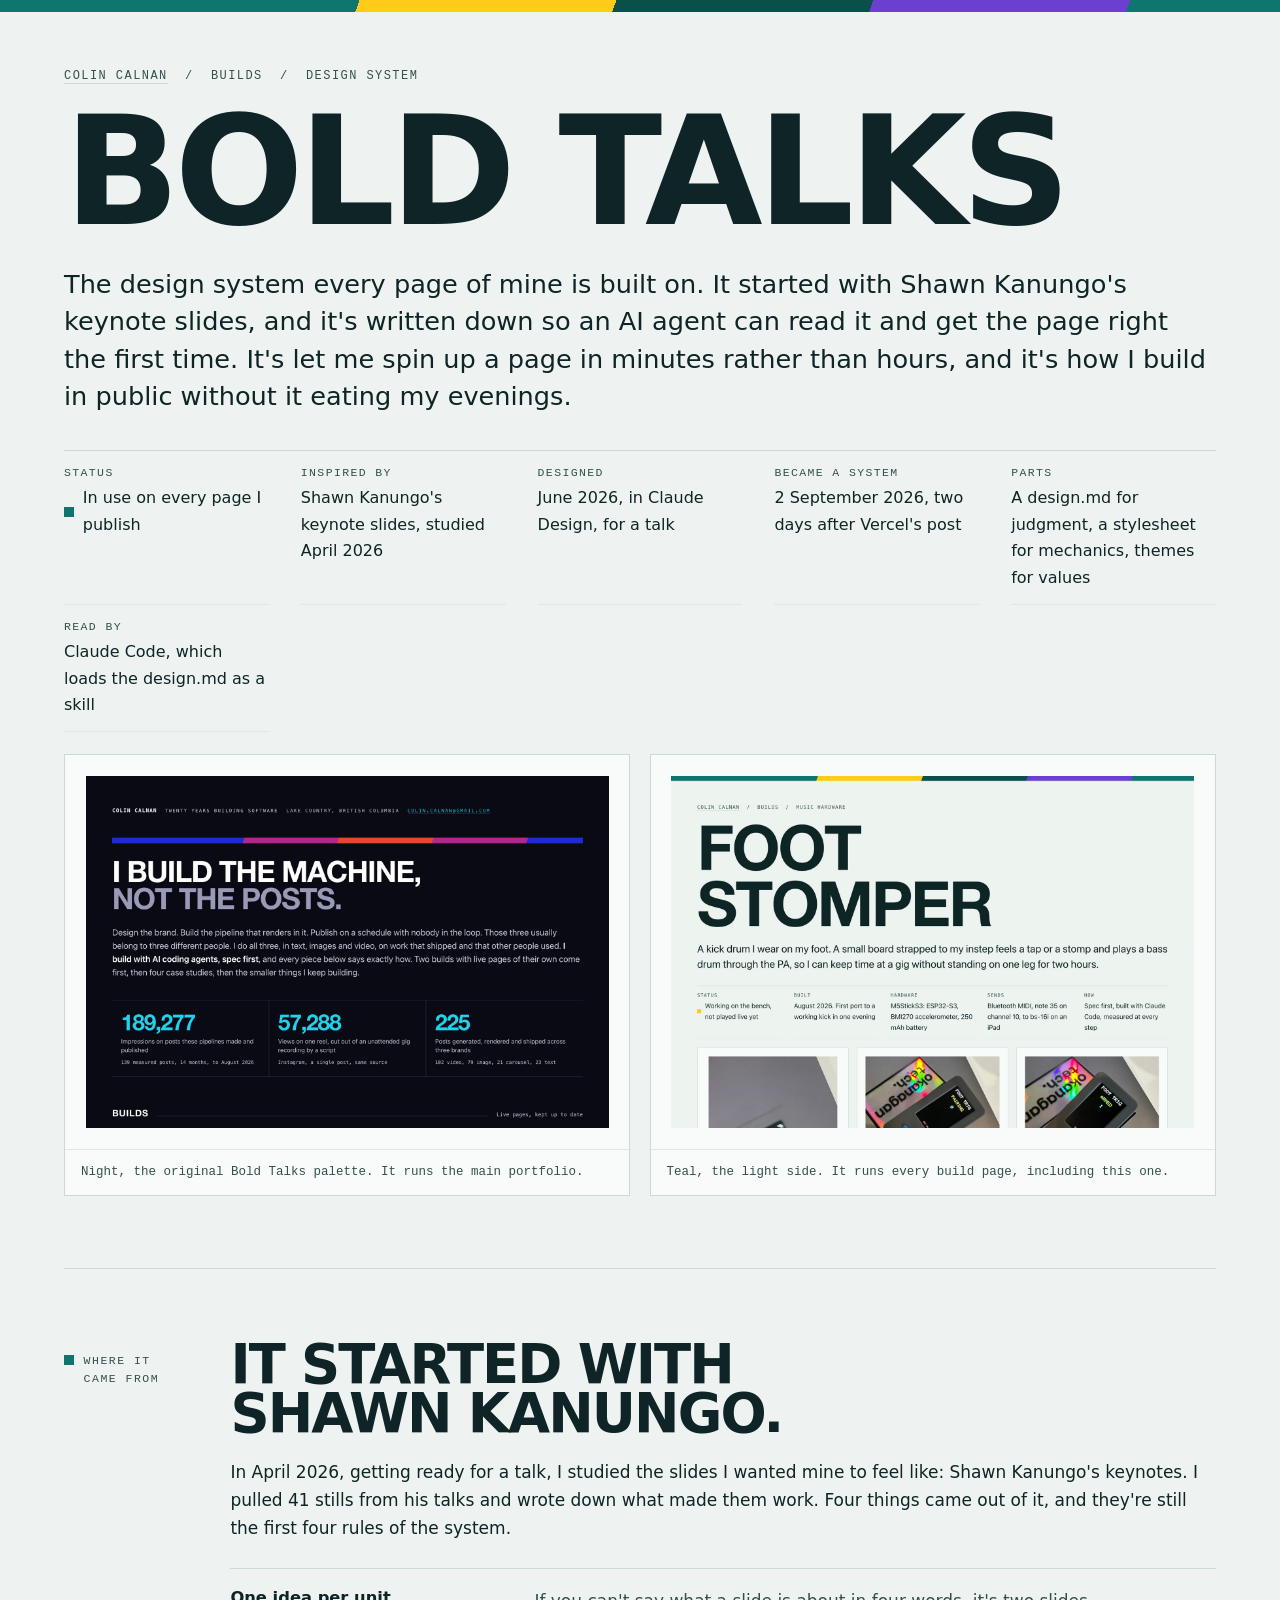
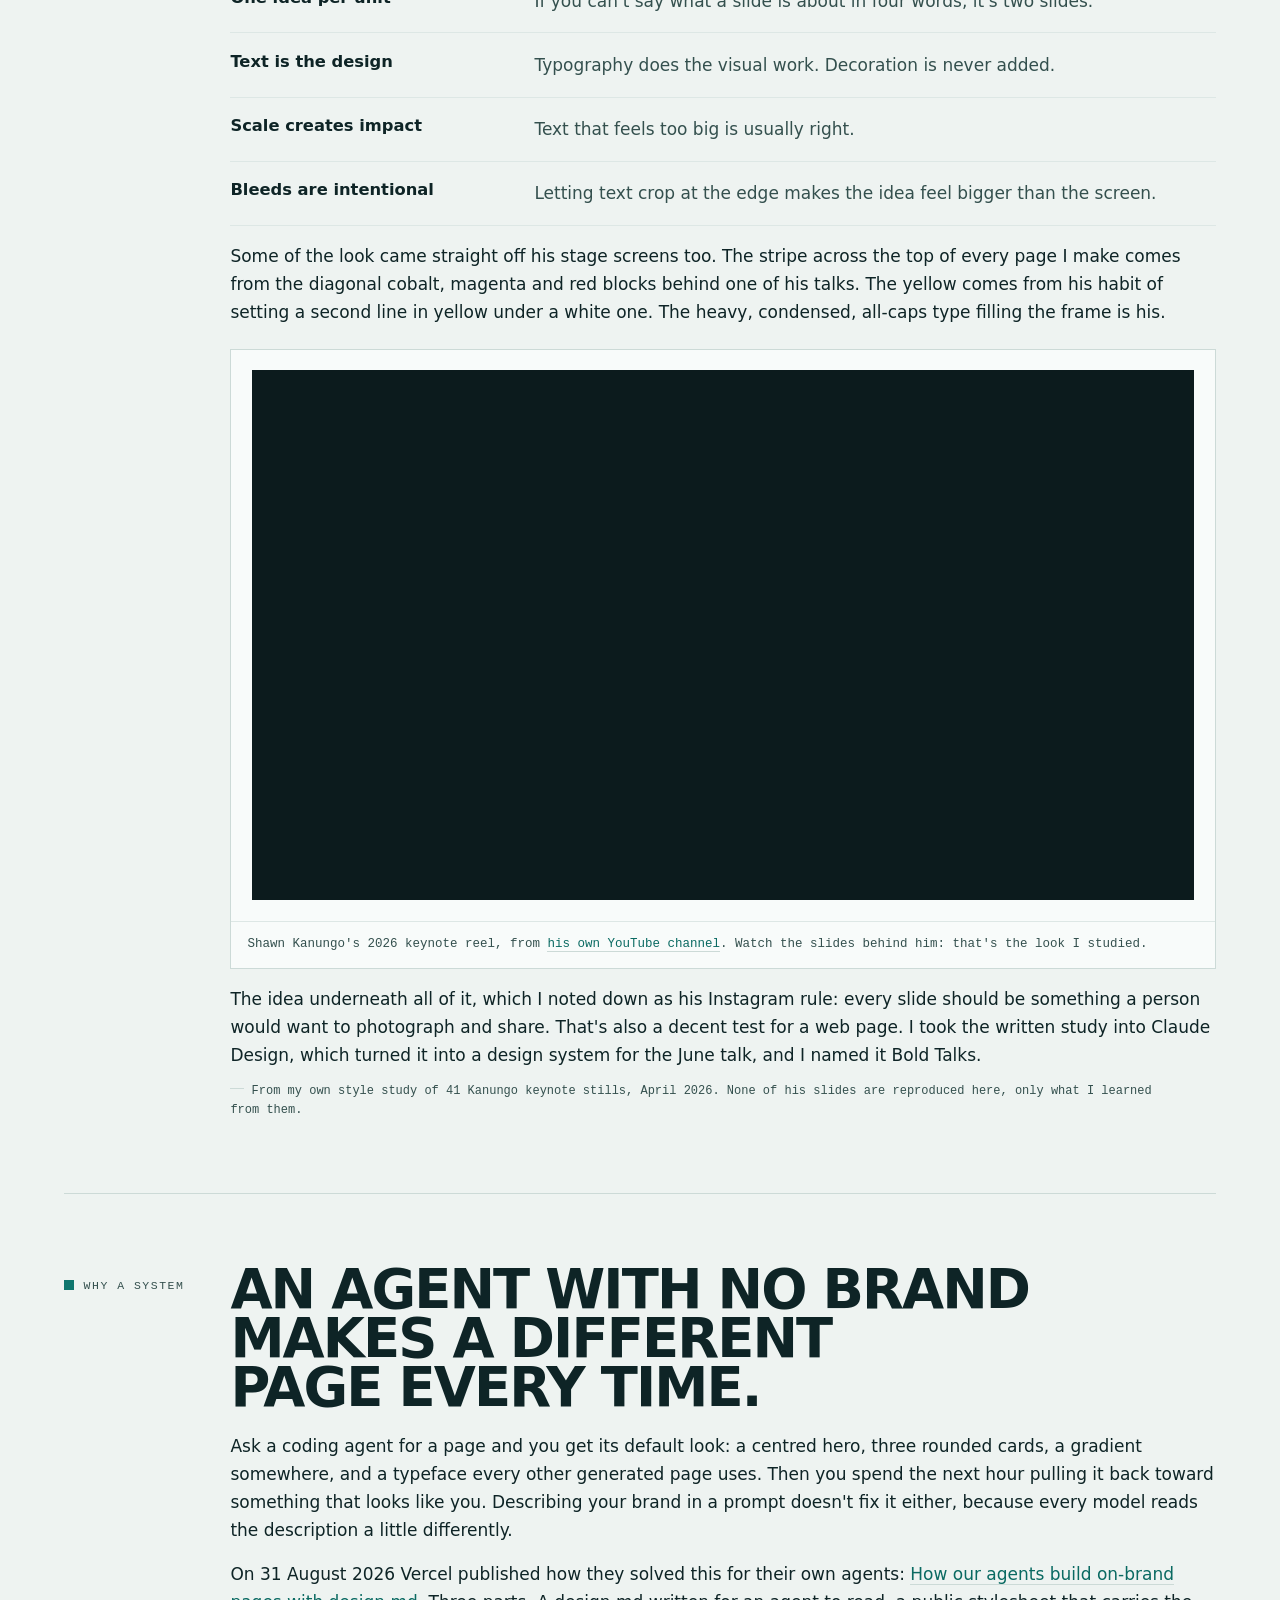
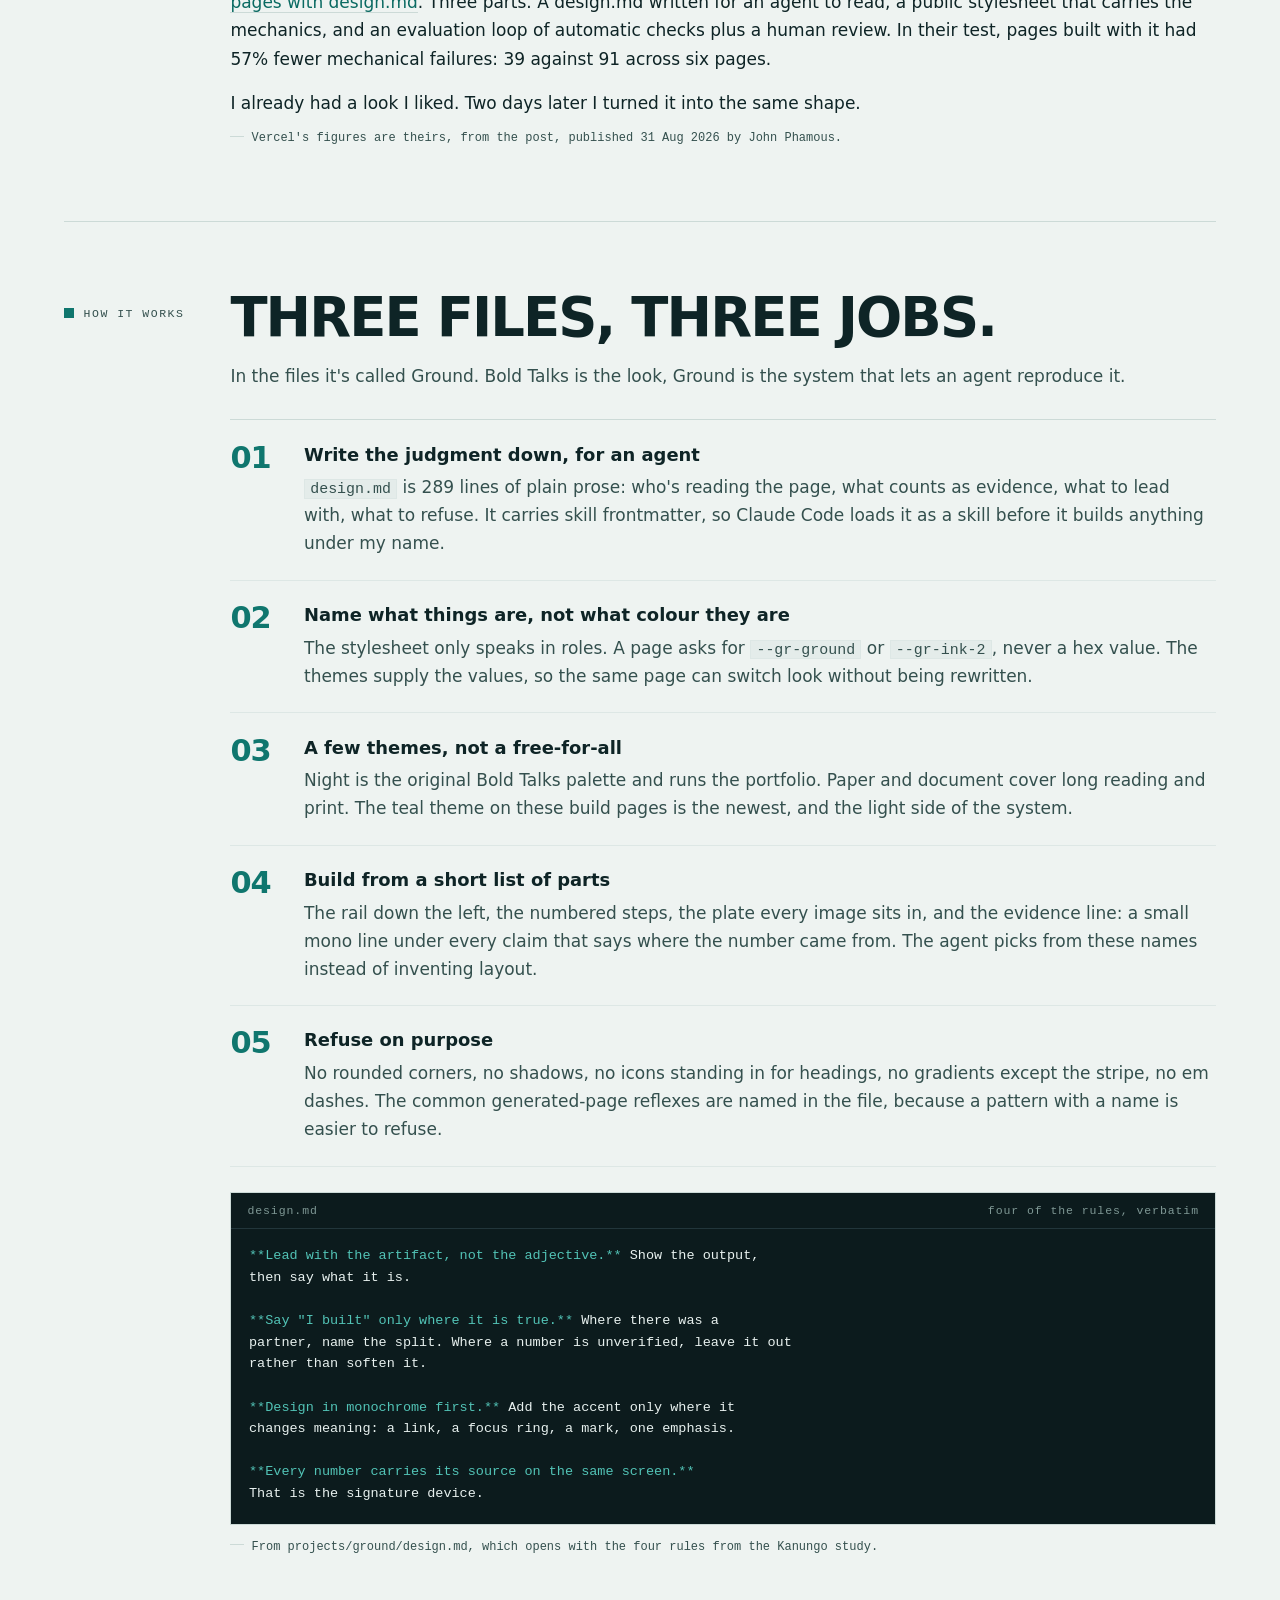
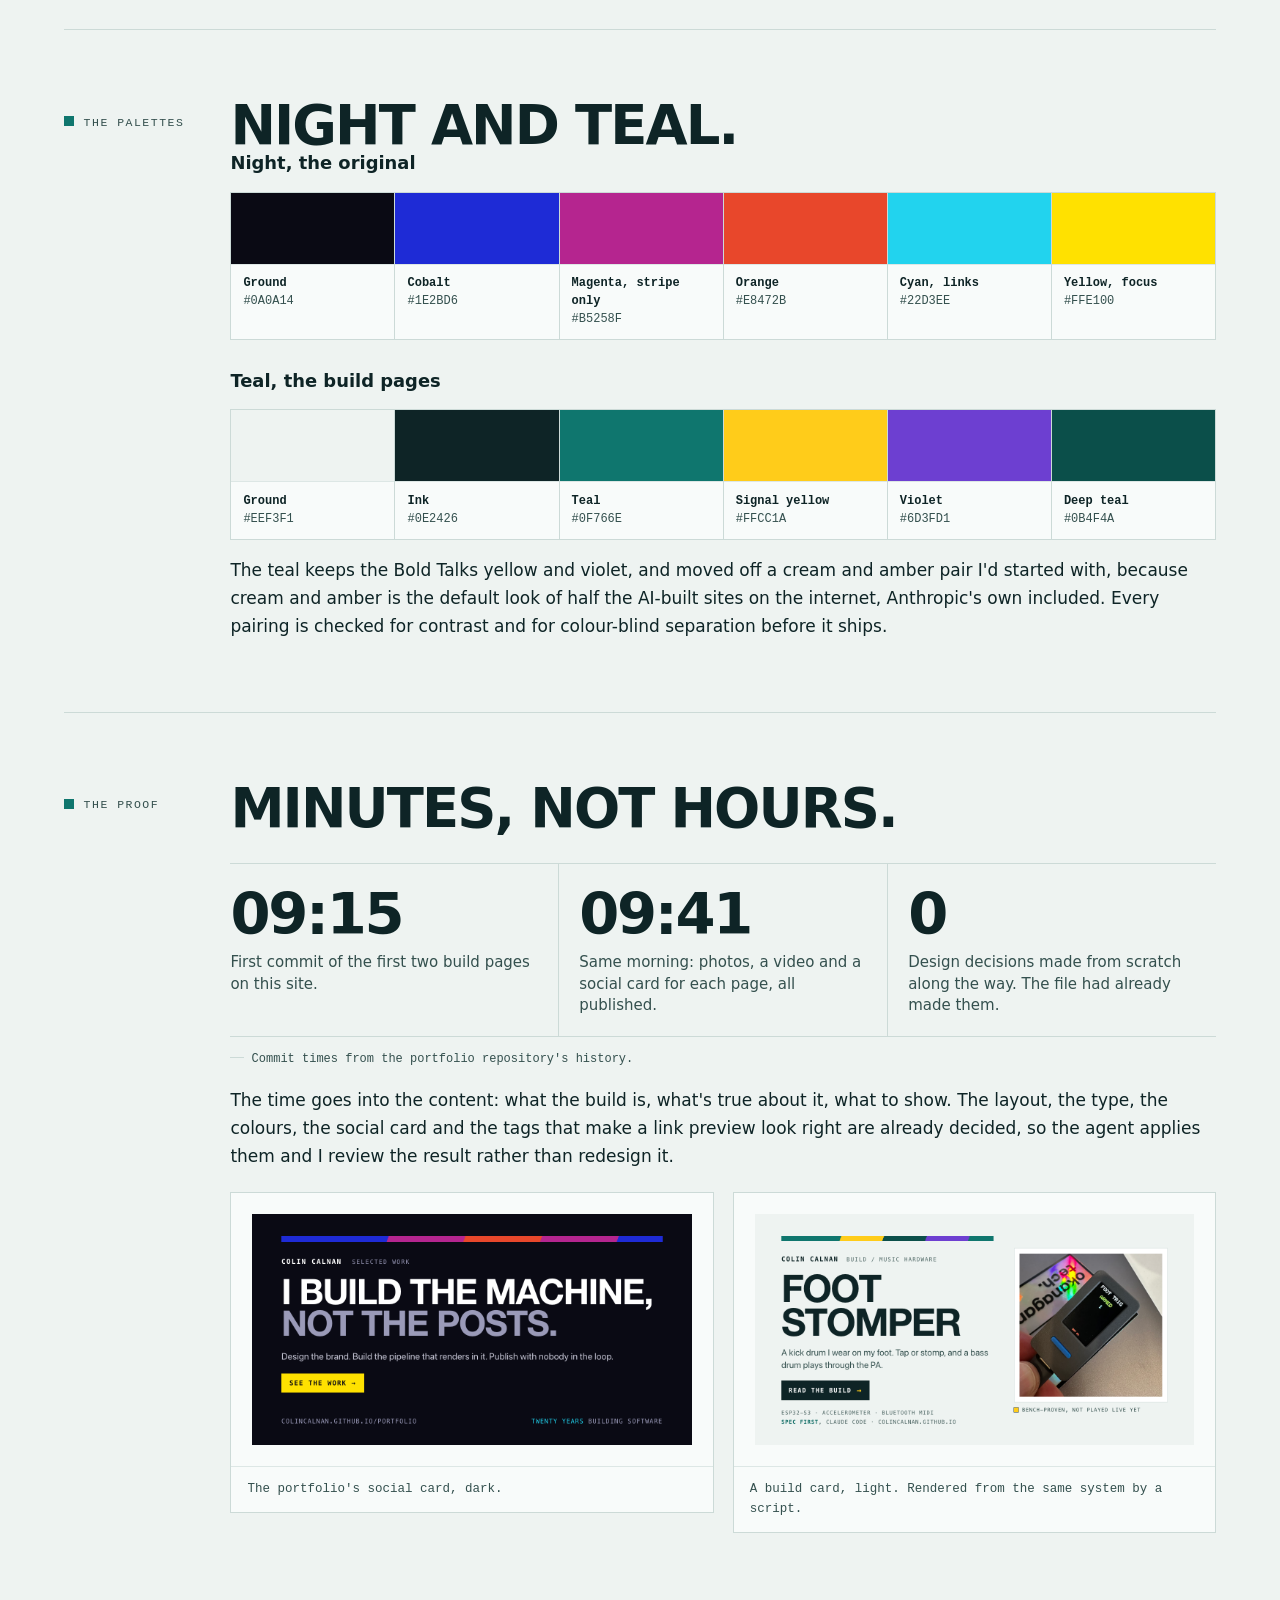
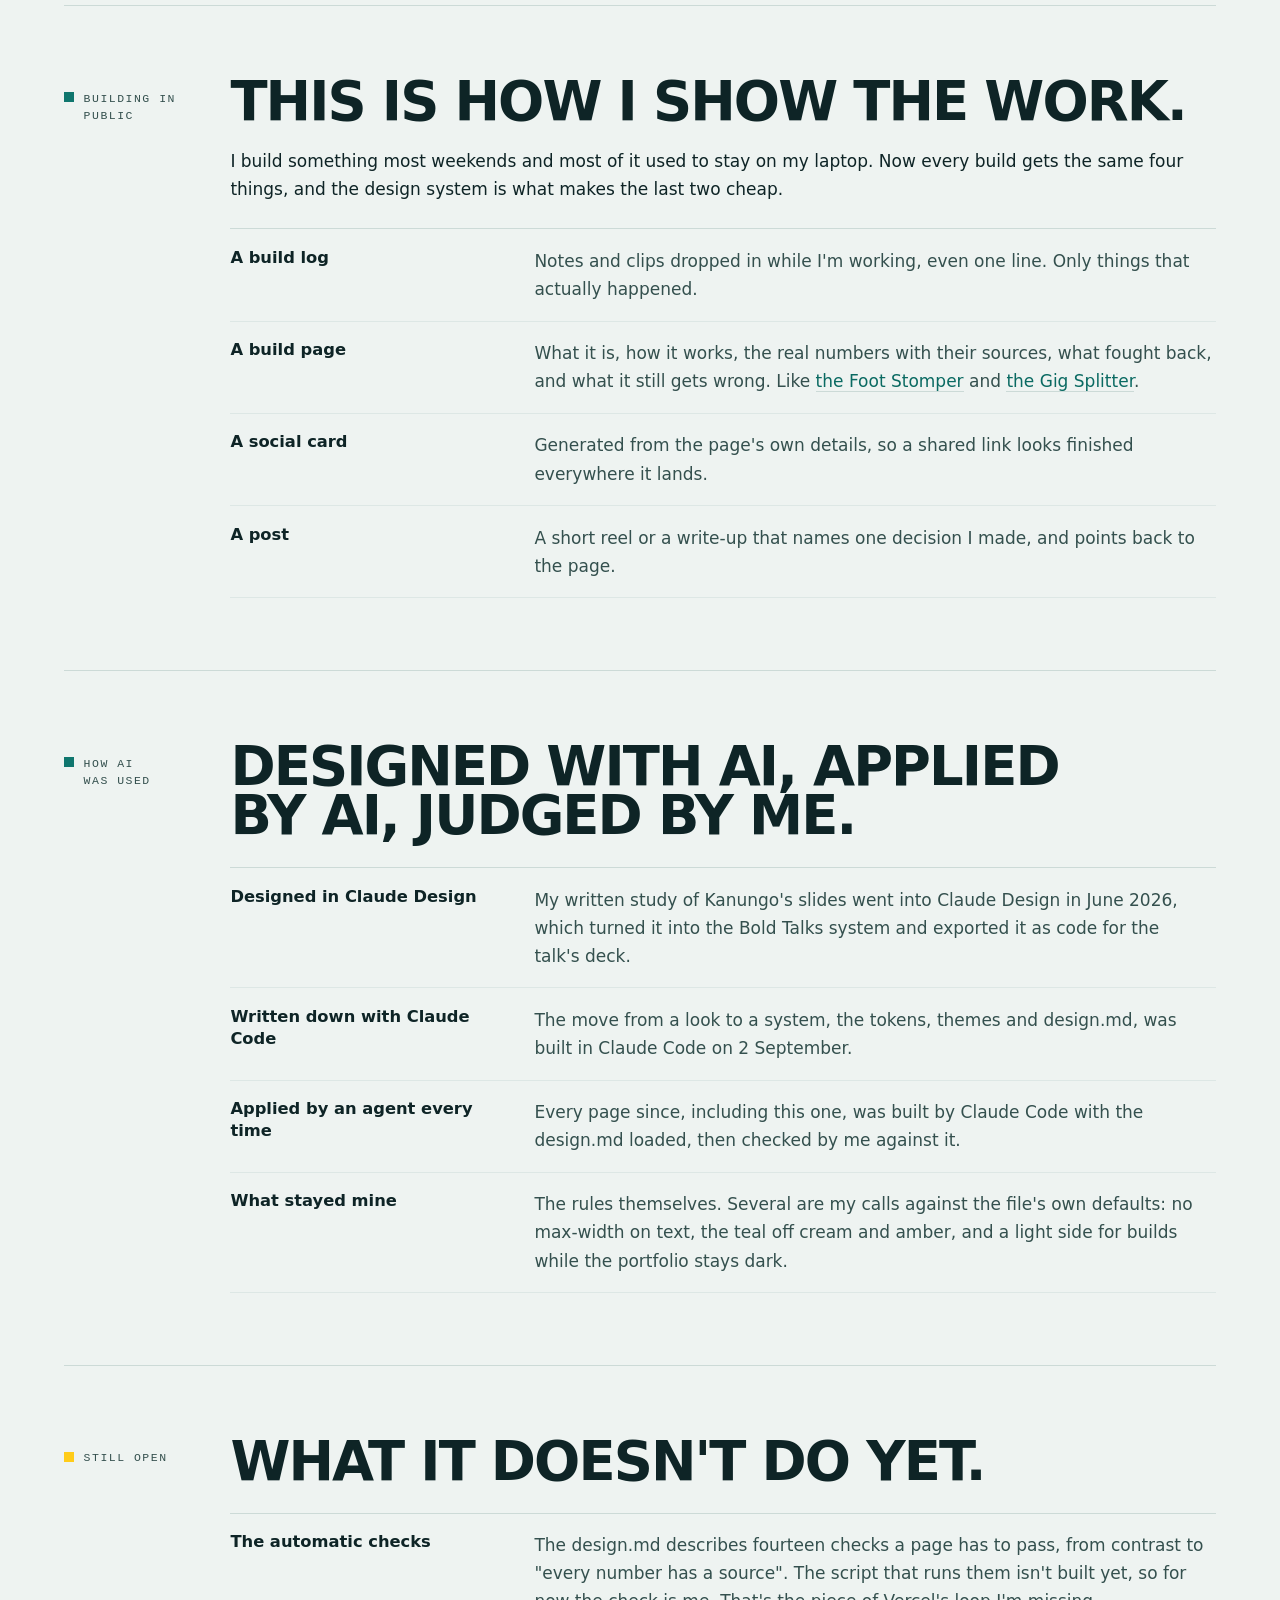
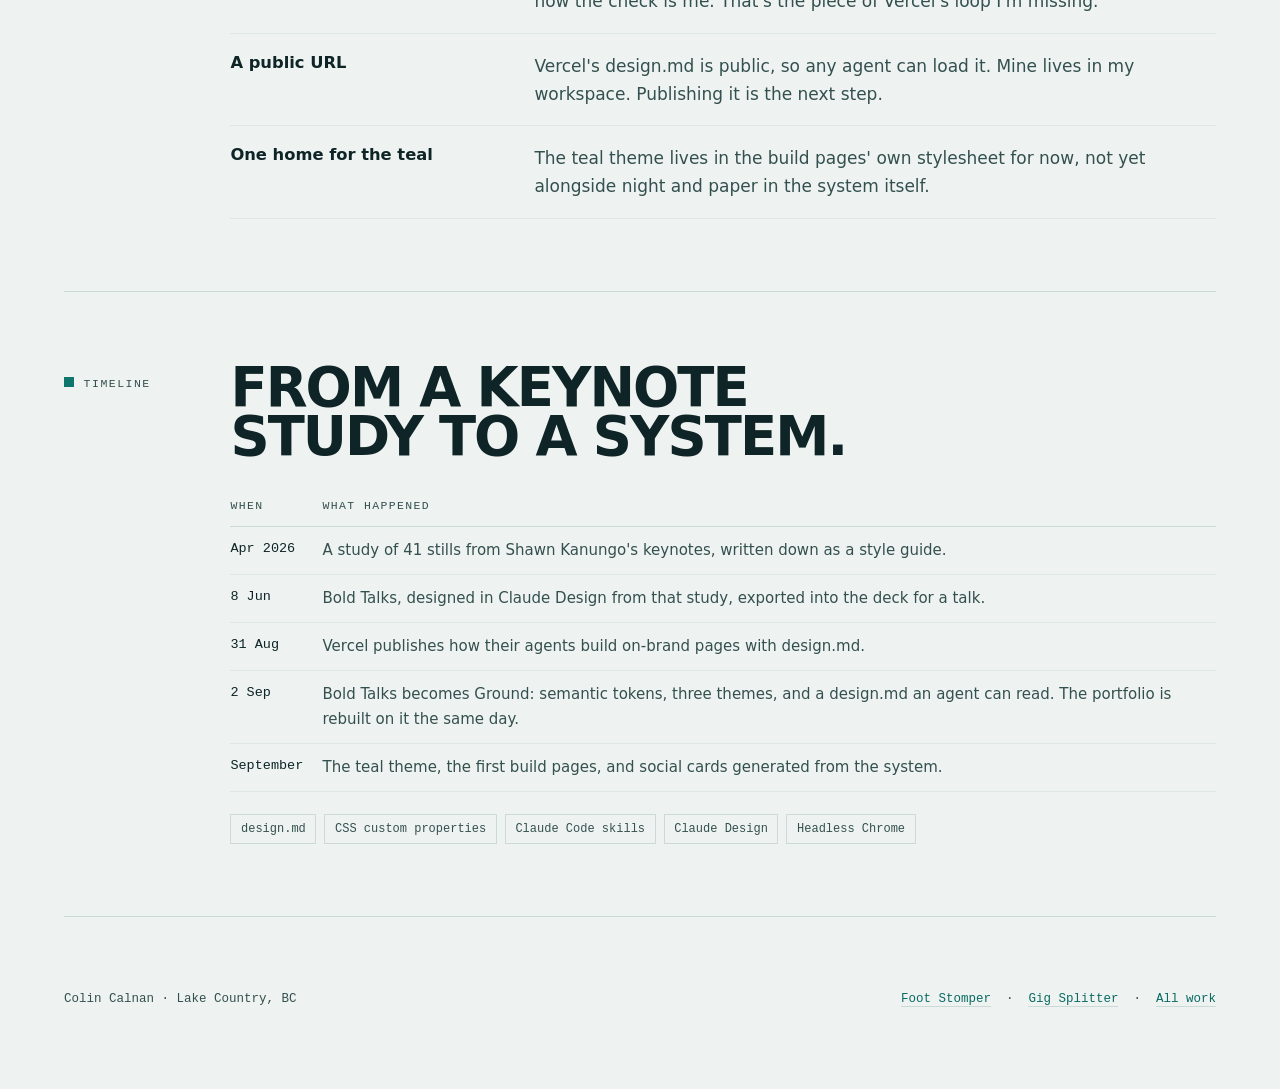
<file: builds/bold-talks/index.html>
<!doctype html>
<html lang="en">
<head>
<meta charset="utf-8">
<meta name="viewport" content="width=device-width, initial-scale=1">
<!-- social:start (generated by scripts/portfolio/build-og-builds.mjs from og.json) -->
<title>Bold Talks: the design system my agents use | Colin Calnan</title>
<meta name="description" content="Inspired by Shawn Kanungo's slides and Vercel's design.md: the design system an AI agent reads before building any page of mine.">
<meta property="og:site_name" content="Colin Calnan">
<meta property="og:title" content="Bold Talks: the design system my agents use">
<meta property="og:description" content="Inspired by Shawn Kanungo's slides and Vercel's design.md: the design system an AI agent reads before building any page of mine.">
<meta property="og:type" content="article">
<meta property="og:url" content="https://colincalnan.github.io/portfolio/builds/bold-talks/">
<meta property="og:image" content="https://colincalnan.github.io/portfolio/builds/bold-talks/og.png">
<meta property="og:image:width" content="1200">
<meta property="og:image:height" content="630">
<meta property="og:image:alt" content="The Bold Talks card: a light card with the title, a Read the build button, and a screenshot of a teal build page made with the system.">
<meta name="twitter:card" content="summary_large_image">
<meta name="twitter:title" content="Bold Talks: the design system my agents use">
<meta name="twitter:description" content="Inspired by Shawn Kanungo's slides and Vercel's design.md: the design system an AI agent reads before building any page of mine.">
<meta name="twitter:image" content="https://colincalnan.github.io/portfolio/builds/bold-talks/og.png">
<!-- social:end -->
<link rel="stylesheet" href="../builds.css">
</head>
<body>
<div class="strip" aria-hidden="true"></div>
<main class="shell">

  <header>
    <p class="crumb"><a href="../../">Colin Calnan</a> &nbsp;/&nbsp; Builds &nbsp;/&nbsp; Design system</p>
    <h1 class="display">Bold Talks</h1>
    <p class="lede">The design system every page of mine is built on. It started with Shawn Kanungo's keynote slides, and it's written down so an AI agent can read it and get the page right the first time. It's let me spin up a page in minutes rather than hours, and it's how I build in public without it eating my evenings.</p>
    <dl class="facts">
      <div><dt>Status</dt><dd><span class="status status--live">In use on every page I publish</span></dd></div>
      <div><dt>Inspired by</dt><dd>Shawn Kanungo's keynote slides, studied April 2026</dd></div>
      <div><dt>Designed</dt><dd>June 2026, in Claude Design, for a talk</dd></div>
      <div><dt>Became a system</dt><dd>2 September 2026, two days after Vercel's post</dd></div>
      <div><dt>Parts</dt><dd>A design.md for judgment, a stylesheet for mechanics, themes for values</dd></div>
      <div><dt>Read by</dt><dd>Claude Code, which loads the design.md as a skill</dd></div>
    </dl>
    <div class="pair">
      <figure class="plate">
        <div class="plate__frame"><img src="media/in-use-night.jpg" width="1600" height="1076" alt="The top of Colin's portfolio in the night theme: a near-black page, the cobalt, magenta and orange stripe, and the headline I build the machine, not the posts."></div>
        <figcaption>Night, the original Bold Talks palette. It runs the main portfolio.</figcaption>
      </figure>
      <figure class="plate">
        <div class="plate__frame"><img src="media/in-use-teal.jpg" width="1600" height="1076" alt="The top of the Foot Stomper build page in the teal theme: a pale teal-grey page with a teal, yellow and violet stripe, the huge title FOOT STOMPER, and the facts row."></div>
        <figcaption>Teal, the light side. It runs every build page, including this one.</figcaption>
      </figure>
    </div>
  </header>

  <hr>

  <section class="sec" aria-labelledby="origin">
    <p class="kicker">Where it came from</p>
    <div class="body">
      <h2 class="display" id="origin">It started with Shawn Kanungo.</h2>
      <p>In April 2026, getting ready for a talk, I studied the slides I wanted mine to feel like: Shawn Kanungo's keynotes. I pulled 41 stills from his talks and wrote down what made them work. Four things came out of it, and they're still the first four rules of the system.</p>
      <ul class="items">
        <li><h3>One idea per unit</h3><p>If you can't say what a slide is about in four words, it's two slides.</p></li>
        <li><h3>Text is the design</h3><p>Typography does the visual work. Decoration is never added.</p></li>
        <li><h3>Scale creates impact</h3><p>Text that feels too big is usually right.</p></li>
        <li><h3>Bleeds are intentional</h3><p>Letting text crop at the edge makes the idea feel bigger than the screen.</p></li>
      </ul>
      <p>Some of the look came straight off his stage screens too. The stripe across the top of every page I make comes from the diagonal cobalt, magenta and red blocks behind one of his talks. The yellow comes from his habit of setting a second line in yellow under a white one. The heavy, condensed, all-caps type filling the frame is his.</p>
      <figure class="plate plate--wide">
        <div class="plate__frame"><div class="embed"><iframe src="https://www.youtube-nocookie.com/embed/M2rgsLFaMdc?rel=0" title="AI Keynote Speaker, Shawn Kanungo (Keynote Reel 2026)" loading="lazy" allow="accelerometer; clipboard-write; encrypted-media; gyroscope; picture-in-picture; web-share" referrerpolicy="strict-origin-when-cross-origin" allowfullscreen></iframe></div></div>
        <figcaption>Shawn Kanungo's 2026 keynote reel, from <a href="https://www.youtube.com/@shawn.kanungo" rel="noopener" target="_blank">his own YouTube channel</a>. Watch the slides behind him: that's the look I studied.</figcaption>
      </figure>
      <p>The idea underneath all of it, which I noted down as his Instagram rule: every slide should be something a person would want to photograph and share. That's also a decent test for a web page. I took the written study into Claude Design, which turned it into a design system for the June talk, and I named it Bold Talks.</p>
      <p class="evidence">From my own style study of 41 Kanungo keynote stills, April 2026. None of his slides are reproduced here, only what I learned from them.</p>
    </div>
  </section>

  <hr>

  <section class="sec" aria-labelledby="why">
    <p class="kicker">Why a system</p>
    <div class="body">
      <h2 class="display" id="why">An agent with no brand makes a different page every time.</h2>
      <p>Ask a coding agent for a page and you get its default look: a centred hero, three rounded cards, a gradient somewhere, and a typeface every other generated page uses. Then you spend the next hour pulling it back toward something that looks like you. Describing your brand in a prompt doesn't fix it either, because every model reads the description a little differently.</p>
      <p>On 31 August 2026 Vercel published how they solved this for their own agents: <a href="https://vercel.com/blog/how-our-agents-build-on-brand-pages-with-design-md" rel="noopener" target="_blank">How our agents build on-brand pages with design.md</a>. Three parts. A design.md written for an agent to read, a public stylesheet that carries the mechanics, and an evaluation loop of automatic checks plus a human review. In their test, pages built with it had 57% fewer mechanical failures: 39 against 91 across six pages.</p>
      <p>I already had a look I liked. Two days later I turned it into the same shape.</p>
      <p class="evidence">Vercel's figures are theirs, from the post, published 31 Aug 2026 by John Phamous.</p>
    </div>
  </section>

  <hr>

  <section class="sec" aria-labelledby="how">
    <p class="kicker">How it works</p>
    <div class="body">
      <h2 class="display" id="how">Three files, three jobs.</h2>
      <p class="dim">In the files it's called Ground. Bold Talks is the look, Ground is the system that lets an agent reproduce it.</p>
      <ol class="steps">
        <li class="step"><div><h3>Write the judgment down, for an agent</h3><p><code>design.md</code> is 289 lines of plain prose: who's reading the page, what counts as evidence, what to lead with, what to refuse. It carries skill frontmatter, so Claude Code loads it as a skill before it builds anything under my name.</p></div></li>
        <li class="step"><div><h3>Name what things are, not what colour they are</h3><p>The stylesheet only speaks in roles. A page asks for <code>--gr-ground</code> or <code>--gr-ink-2</code>, never a hex value. The themes supply the values, so the same page can switch look without being rewritten.</p></div></li>
        <li class="step"><div><h3>A few themes, not a free-for-all</h3><p>Night is the original Bold Talks palette and runs the portfolio. Paper and document cover long reading and print. The teal theme on these build pages is the newest, and the light side of the system.</p></div></li>
        <li class="step"><div><h3>Build from a short list of parts</h3><p>The rail down the left, the numbered steps, the plate every image sits in, and the evidence line: a small mono line under every claim that says where the number came from. The agent picks from these names instead of inventing layout.</p></div></li>
        <li class="step"><div><h3>Refuse on purpose</h3><p>No rounded corners, no shadows, no icons standing in for headings, no gradients except the stripe, no em dashes. The common generated-page reflexes are named in the file, because a pattern with a name is easier to refuse.</p></div></li>
      </ol>

      <div class="code">
        <div class="code__head"><span>design.md</span><span>four of the rules, verbatim</span></div>
<pre><span class="k">**Lead with the artifact, not the adjective.**</span> Show the output,
then say what it is.

<span class="k">**Say "I built" only where it is true.**</span> Where there was a
partner, name the split. Where a number is unverified, leave it out
rather than soften it.

<span class="k">**Design in monochrome first.**</span> Add the accent only where it
changes meaning: a link, a focus ring, a mark, one emphasis.

<span class="k">**Every number carries its source on the same screen.**</span>
That is the signature device.</pre>
      </div>
      <p class="evidence">From projects/ground/design.md, which opens with the four rules from the Kanungo study.</p>
    </div>
  </section>

  <hr>

  <section class="sec" aria-labelledby="palette">
    <p class="kicker">The palettes</p>
    <div class="body">
      <h2 class="display" id="palette">Night and teal.</h2>
      <h3>Night, the original</h3>
      <div class="swatches">
        <div class="sw"><i style="background:#0A0A14"></i><span><b>Ground</b>#0A0A14</span></div>
        <div class="sw"><i style="background:#1E2BD6"></i><span><b>Cobalt</b>#1E2BD6</span></div>
        <div class="sw"><i style="background:#B5258F"></i><span><b>Magenta, stripe only</b>#B5258F</span></div>
        <div class="sw"><i style="background:#E8472B"></i><span><b>Orange</b>#E8472B</span></div>
        <div class="sw"><i style="background:#22D3EE"></i><span><b>Cyan, links</b>#22D3EE</span></div>
        <div class="sw"><i style="background:#FFE100"></i><span><b>Yellow, focus</b>#FFE100</span></div>
      </div>
      <h3 style="margin-top:1.8rem">Teal, the build pages</h3>
      <div class="swatches">
        <div class="sw"><i style="background:#EEF3F1"></i><span><b>Ground</b>#EEF3F1</span></div>
        <div class="sw"><i style="background:#0E2426"></i><span><b>Ink</b>#0E2426</span></div>
        <div class="sw"><i style="background:#0F766E"></i><span><b>Teal</b>#0F766E</span></div>
        <div class="sw"><i style="background:#FFCC1A"></i><span><b>Signal yellow</b>#FFCC1A</span></div>
        <div class="sw"><i style="background:#6D3FD1"></i><span><b>Violet</b>#6D3FD1</span></div>
        <div class="sw"><i style="background:#0B4F4A"></i><span><b>Deep teal</b>#0B4F4A</span></div>
      </div>
      <p>The teal keeps the Bold Talks yellow and violet, and moved off a cream and amber pair I'd started with, because cream and amber is the default look of half the AI-built sites on the internet, Anthropic's own included. Every pairing is checked for contrast and for colour-blind separation before it ships.</p>
    </div>
  </section>

  <hr>

  <section class="sec" aria-labelledby="speed">
    <p class="kicker">The proof</p>
    <div class="body">
      <h2 class="display" id="speed">Minutes, not hours.</h2>
      <div class="stats">
        <div class="stat"><b>09:15</b><span>First commit of the first two build pages on this site.</span></div>
        <div class="stat"><b>09:41</b><span>Same morning: photos, a video and a social card for each page, all published.</span></div>
        <div class="stat"><b>0</b><span>Design decisions made from scratch along the way. The file had already made them.</span></div>
      </div>
      <p class="evidence">Commit times from the portfolio repository's history.</p>
      <p>The time goes into the content: what the build is, what's true about it, what to show. The layout, the type, the colours, the social card and the tags that make a link preview look right are already decided, so the agent applies them and I review the result rather than redesign it.</p>
      <div class="pair">
        <figure class="plate">
          <div class="plate__frame"><img src="../../og.png" width="1200" height="630" loading="lazy" alt="The portfolio's social card: dark, the Bold Talks stripe, I build the machine, not the posts, and a yellow See the work button."></div>
          <figcaption>The portfolio's social card, dark.</figcaption>
        </figure>
        <figure class="plate">
          <div class="plate__frame"><img src="../foot-stomper/og.png" width="1200" height="630" loading="lazy" alt="The Foot Stomper social card: light, the teal stripe, the title, a Read the build button and a photo of the device."></div>
          <figcaption>A build card, light. Rendered from the same system by a script.</figcaption>
        </figure>
      </div>
    </div>
  </section>

  <hr>

  <section class="sec" aria-labelledby="public">
    <p class="kicker">Building in public</p>
    <div class="body">
      <h2 class="display" id="public">This is how I show the work.</h2>
      <p>I build something most weekends and most of it used to stay on my laptop. Now every build gets the same four things, and the design system is what makes the last two cheap.</p>
      <ul class="items">
        <li><h3>A build log</h3><p>Notes and clips dropped in while I'm working, even one line. Only things that actually happened.</p></li>
        <li><h3>A build page</h3><p>What it is, how it works, the real numbers with their sources, what fought back, and what it still gets wrong. Like <a href="../foot-stomper/">the Foot Stomper</a> and <a href="../gig-splitter/">the Gig Splitter</a>.</p></li>
        <li><h3>A social card</h3><p>Generated from the page's own details, so a shared link looks finished everywhere it lands.</p></li>
        <li><h3>A post</h3><p>A short reel or a write-up that names one decision I made, and points back to the page.</p></li>
      </ul>
    </div>
  </section>

  <hr>

  <section class="sec" aria-labelledby="ai">
    <p class="kicker">How AI was used</p>
    <div class="body">
      <h2 class="display" id="ai">Designed with AI, applied by AI, judged by me.</h2>
      <ul class="items">
        <li><h3>Designed in Claude Design</h3><p>My written study of Kanungo's slides went into Claude Design in June 2026, which turned it into the Bold Talks system and exported it as code for the talk's deck.</p></li>
        <li><h3>Written down with Claude Code</h3><p>The move from a look to a system, the tokens, themes and design.md, was built in Claude Code on 2 September.</p></li>
        <li><h3>Applied by an agent every time</h3><p>Every page since, including this one, was built by Claude Code with the design.md loaded, then checked by me against it.</p></li>
        <li><h3>What stayed mine</h3><p>The rules themselves. Several are my calls against the file's own defaults: no max-width on text, the teal off cream and amber, and a light side for builds while the portfolio stays dark.</p></li>
      </ul>
    </div>
  </section>

  <hr>

  <section class="sec sec--warm" aria-labelledby="open">
    <p class="kicker">Still open</p>
    <div class="body">
      <h2 class="display" id="open">What it doesn't do yet.</h2>
      <ul class="items">
        <li><h3>The automatic checks</h3><p>The design.md describes fourteen checks a page has to pass, from contrast to "every number has a source". The script that runs them isn't built yet, so for now the check is me. That's the piece of Vercel's loop I'm missing.</p></li>
        <li><h3>A public URL</h3><p>Vercel's design.md is public, so any agent can load it. Mine lives in my workspace. Publishing it is the next step.</p></li>
        <li><h3>One home for the teal</h3><p>The teal theme lives in the build pages' own stylesheet for now, not yet alongside night and paper in the system itself.</p></li>
      </ul>
    </div>
  </section>

  <hr>

  <section class="sec" aria-labelledby="time">
    <p class="kicker">Timeline</p>
    <div class="body">
      <h2 class="display" id="time">From a keynote study to a system.</h2>
      <div class="table-wrap">
        <table>
          <thead><tr><th scope="col">When</th><th scope="col">What happened</th></tr></thead>
          <tbody>
            <tr><td>Apr 2026</td><td>A study of 41 stills from Shawn Kanungo's keynotes, written down as a style guide.</td></tr>
            <tr><td>8 Jun</td><td>Bold Talks, designed in Claude Design from that study, exported into the deck for a talk.</td></tr>
            <tr><td>31 Aug</td><td>Vercel publishes how their agents build on-brand pages with design.md.</td></tr>
            <tr><td>2 Sep</td><td>Bold Talks becomes Ground: semantic tokens, three themes, and a design.md an agent can read. The portfolio is rebuilt on it the same day.</td></tr>
            <tr><td>September</td><td>The teal theme, the first build pages, and social cards generated from the system.</td></tr>
          </tbody>
        </table>
      </div>
      <ul class="chips"><li>design.md</li><li>CSS custom properties</li><li>Claude Code skills</li><li>Claude Design</li><li>Headless Chrome</li></ul>
    </div>
  </section>

  <hr>

  <footer class="foot">
    <span>Colin Calnan &middot; Lake Country, BC</span>
    <span><a href="../foot-stomper/">Foot Stomper</a> &nbsp;&middot;&nbsp; <a href="../gig-splitter/">Gig Splitter</a> &nbsp;&middot;&nbsp; <a href="../../">All work</a></span>
  </footer>

</main>
</body>
</html>
</file>
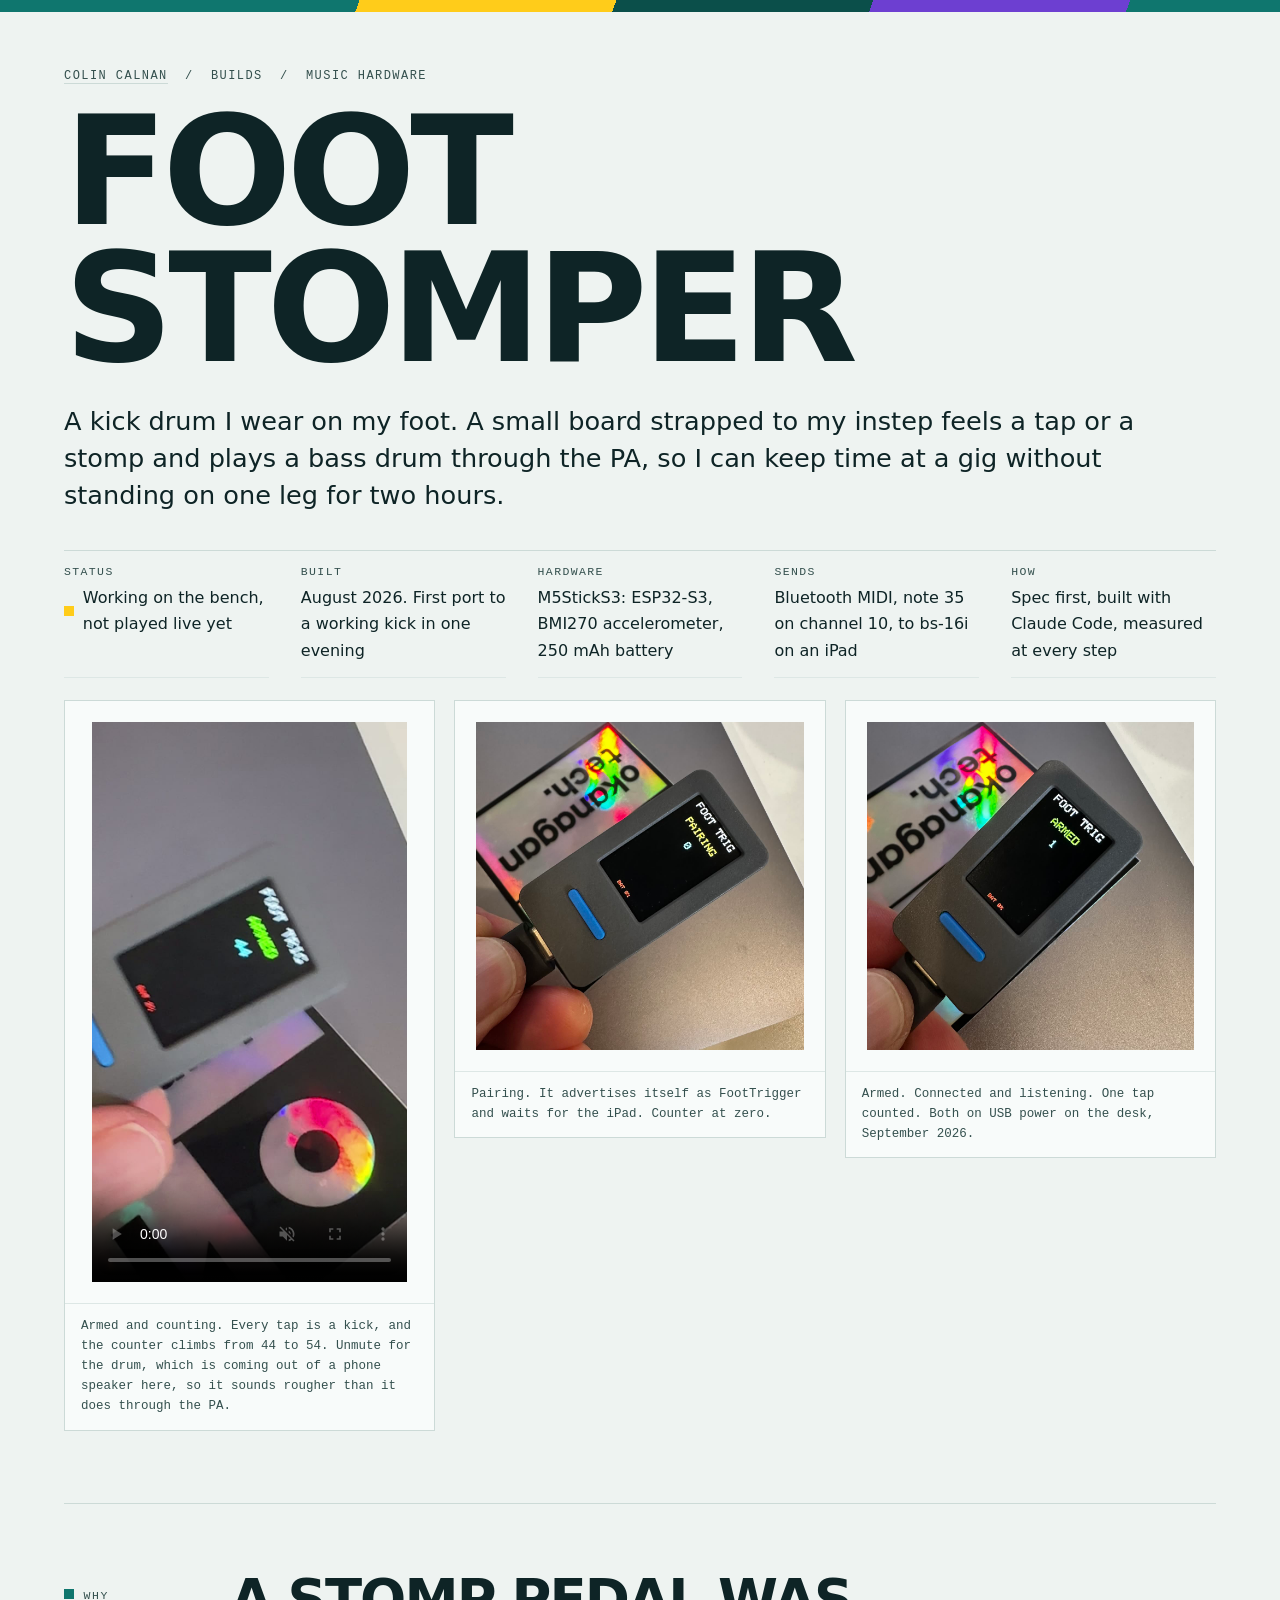
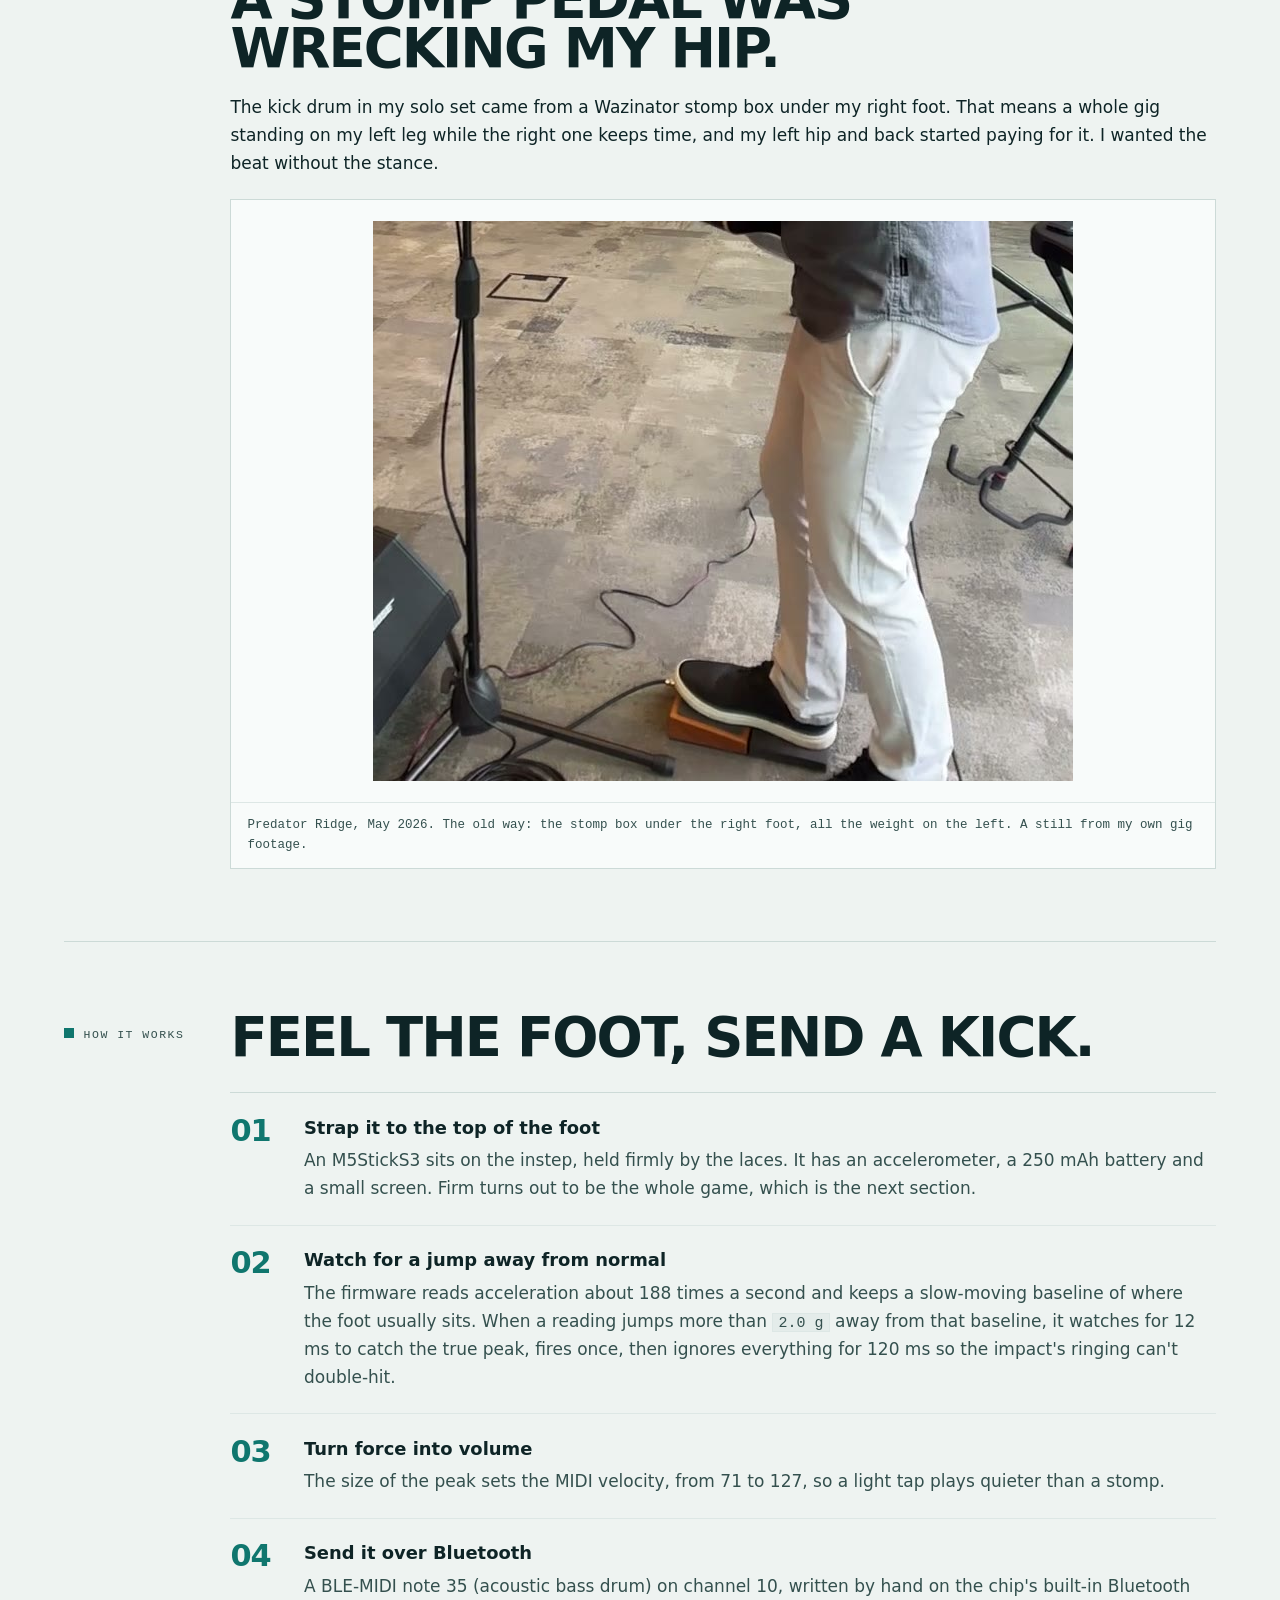
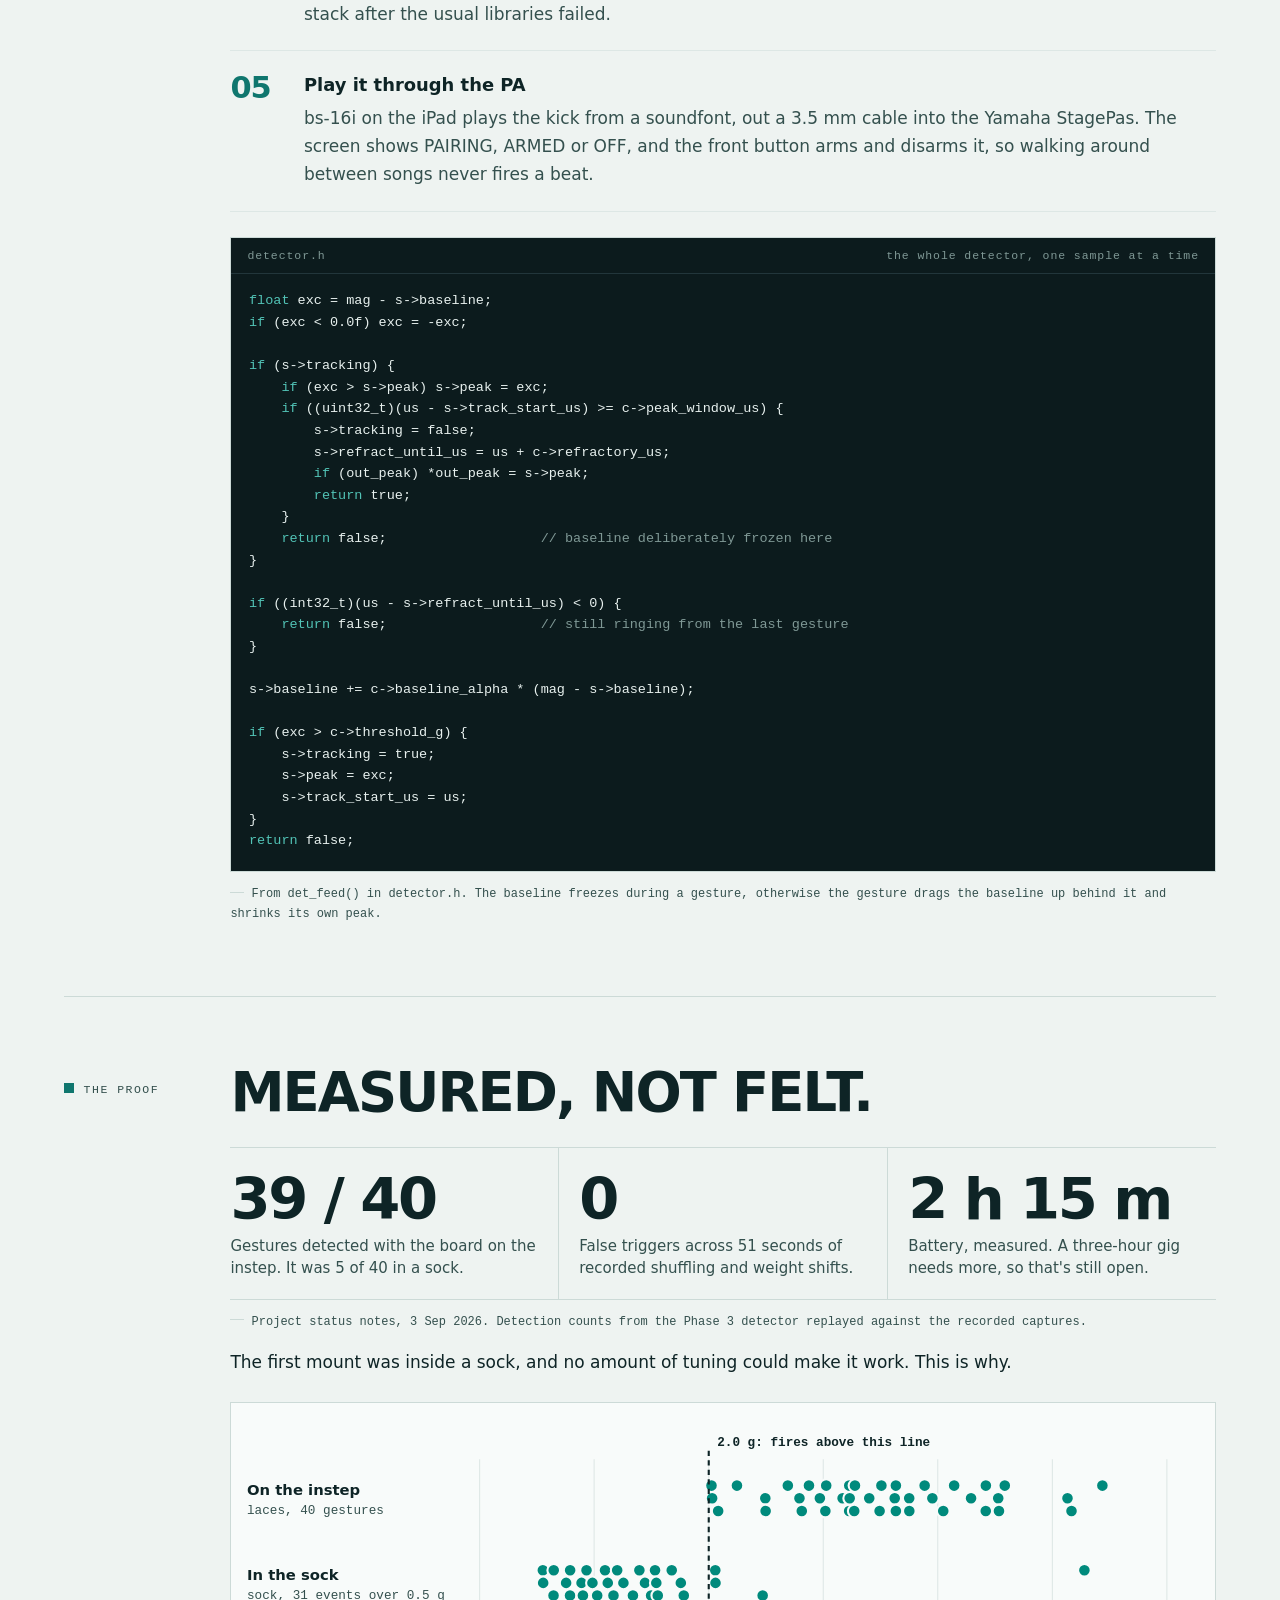
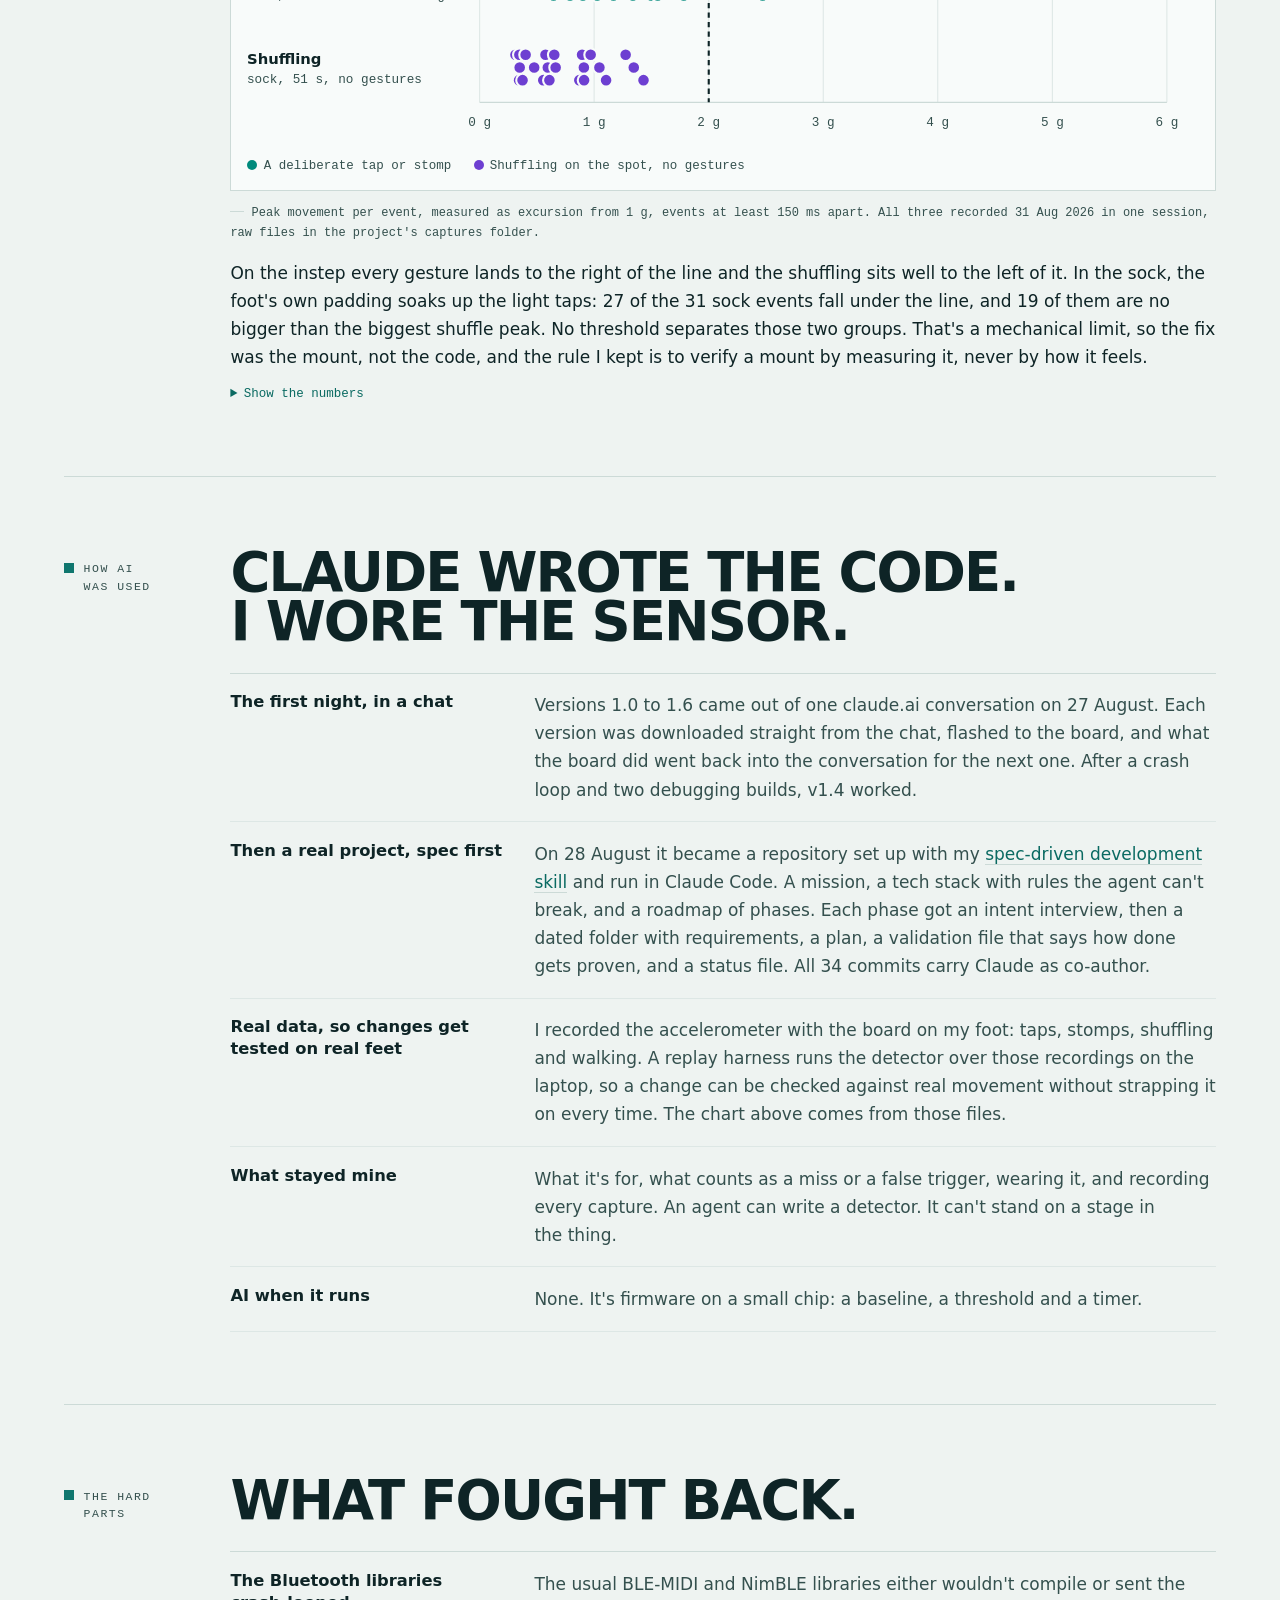
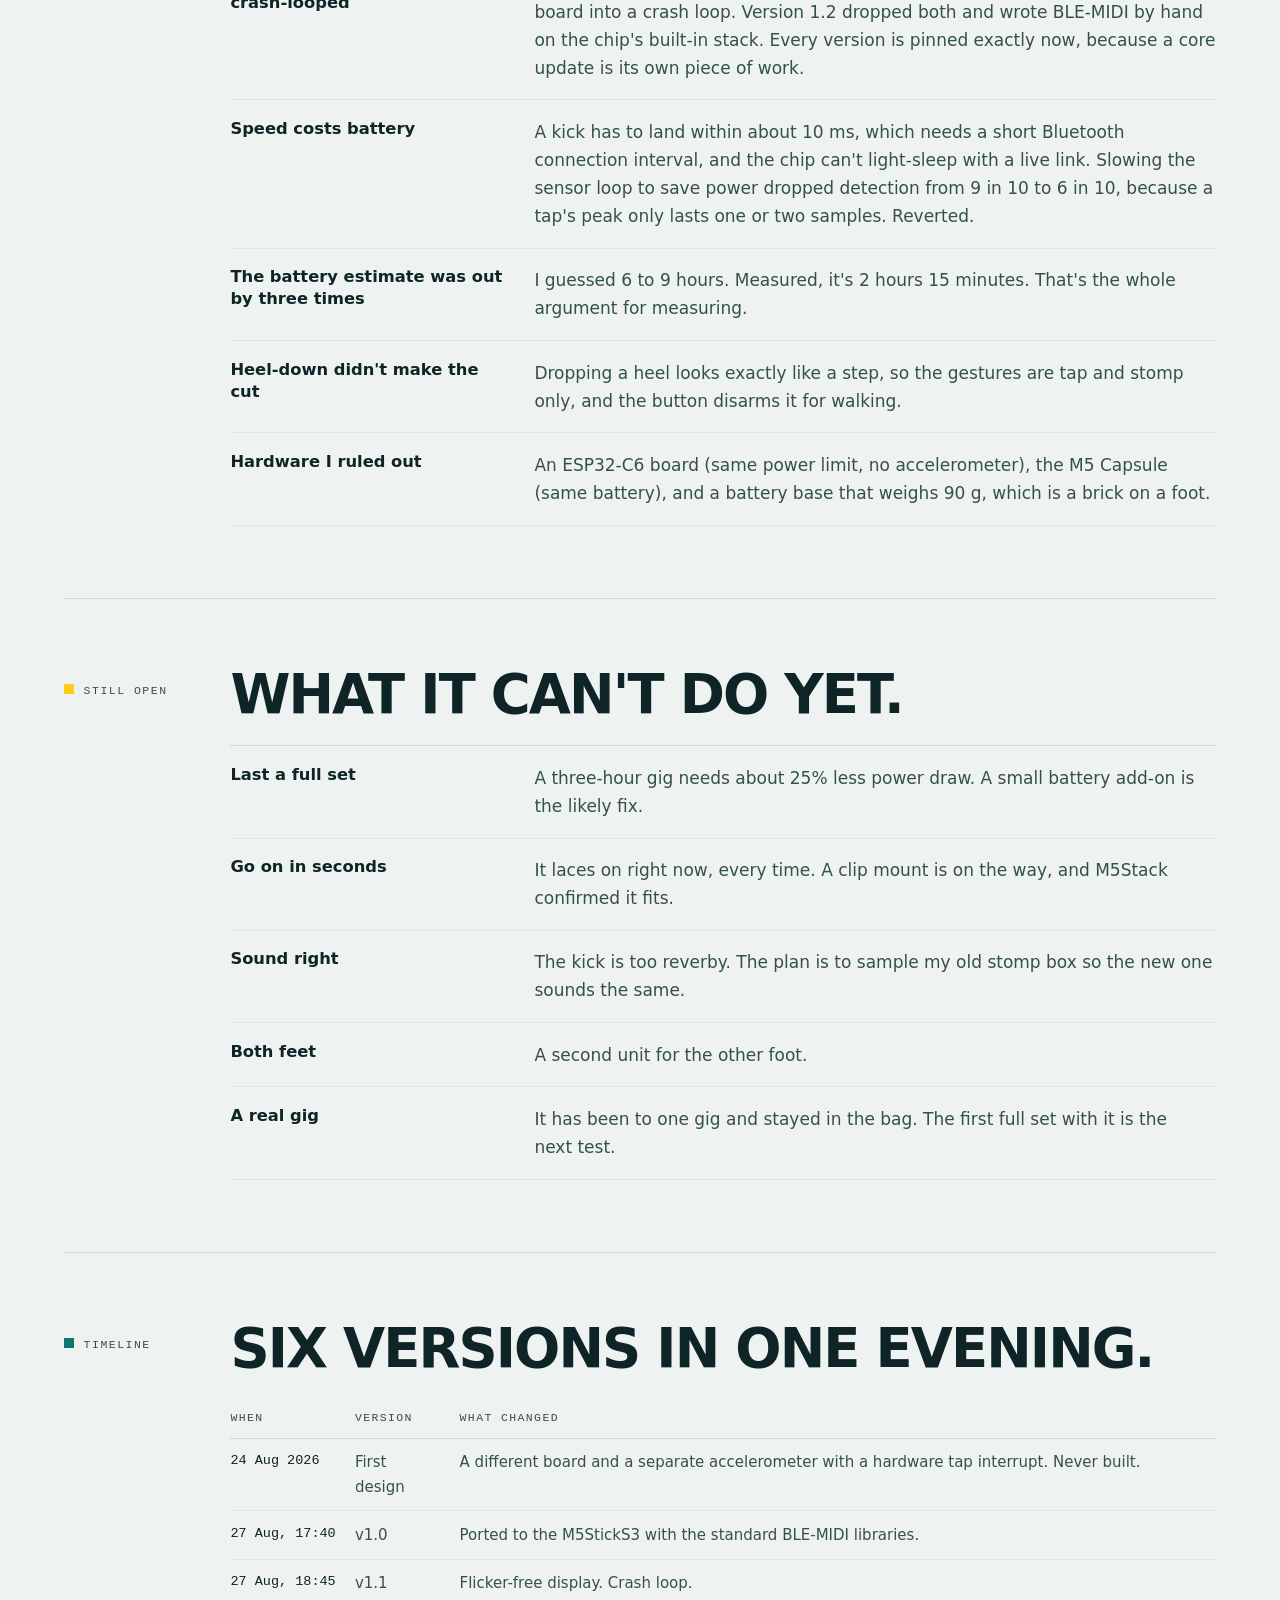
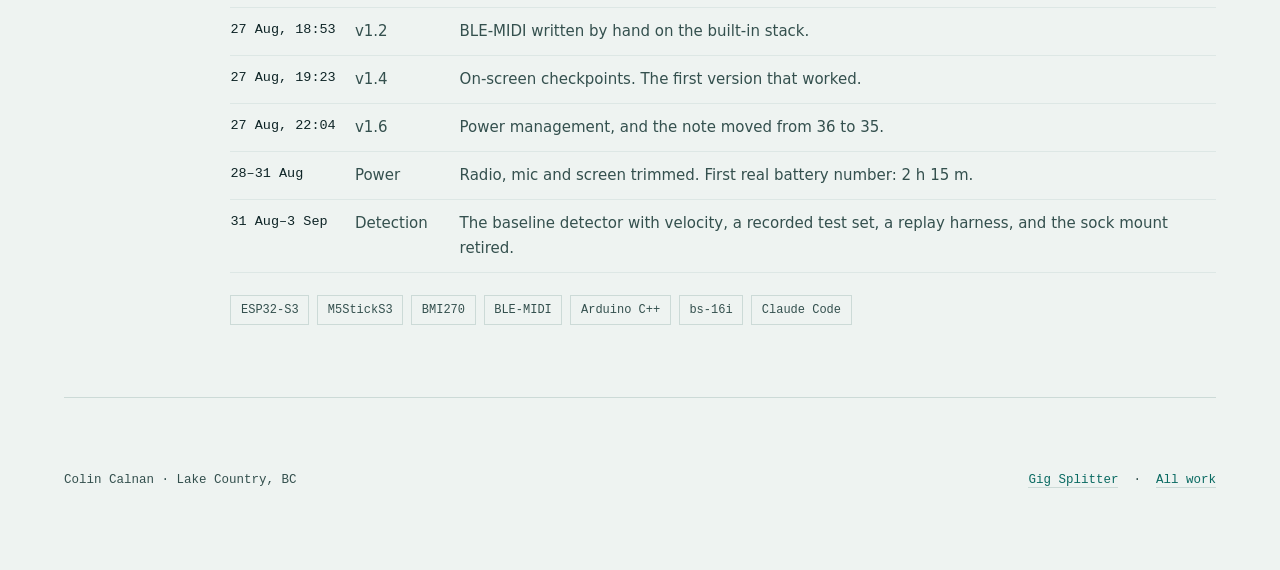
<file: builds/foot-stomper/index.html>
<!doctype html>
<html lang="en">
<head>
<meta charset="utf-8">
<meta name="viewport" content="width=device-width, initial-scale=1">
<!-- social:start (generated by scripts/portfolio/build-og-builds.mjs from og.json) -->
<title>Foot Stomper: a kick drum I wear on my foot | Colin Calnan</title>
<meta name="description" content="An M5StickS3 on the instep feels a tap or a stomp and sends a kick drum over Bluetooth MIDI. Measured on real captures, built spec first.">
<meta property="og:site_name" content="Colin Calnan">
<meta property="og:title" content="Foot Stomper: a kick drum I wear on my foot">
<meta property="og:description" content="An M5StickS3 on the instep feels a tap or a stomp and sends a kick drum over Bluetooth MIDI. Measured on real captures, built spec first.">
<meta property="og:type" content="article">
<meta property="og:url" content="https://colincalnan.github.io/portfolio/builds/foot-stomper/">
<meta property="og:image" content="https://colincalnan.github.io/portfolio/builds/foot-stomper/og.png">
<meta property="og:image:width" content="1200">
<meta property="og:image:height" content="630">
<meta property="og:image:alt" content="The Foot Stomper card: the device in hand, screen reading FOOT TRIG, ARMED, beside the title and a Read the build button.">
<meta name="twitter:card" content="summary_large_image">
<meta name="twitter:title" content="Foot Stomper: a kick drum I wear on my foot">
<meta name="twitter:description" content="An M5StickS3 on the instep feels a tap or a stomp and sends a kick drum over Bluetooth MIDI. Measured on real captures, built spec first.">
<meta name="twitter:image" content="https://colincalnan.github.io/portfolio/builds/foot-stomper/og.png">
<!-- social:end -->
<link rel="stylesheet" href="../builds.css">
</head>
<body>
<div class="strip" aria-hidden="true"></div>
<main class="shell">

  <header>
    <p class="crumb"><a href="../../">Colin Calnan</a> &nbsp;/&nbsp; Builds &nbsp;/&nbsp; Music hardware</p>
    <h1 class="display">Foot Stomper</h1>
    <p class="lede">A kick drum I wear on my foot. A small board strapped to my instep feels a tap or a stomp and plays a bass drum through the PA, so I can keep time at a gig without standing on one leg for two hours.</p>
    <dl class="facts">
      <div><dt>Status</dt><dd><span class="status">Working on the bench, not played live yet</span></dd></div>
      <div><dt>Built</dt><dd>August 2026. First port to a working kick in one evening</dd></div>
      <div><dt>Hardware</dt><dd>M5StickS3: ESP32-S3, BMI270 accelerometer, 250 mAh battery</dd></div>
      <div><dt>Sends</dt><dd>Bluetooth MIDI, note 35 on channel 10, to bs-16i on an iPad</dd></div>
      <div><dt>How</dt><dd>Spec first, built with Claude Code, measured at every step</dd></div>
    </dl>
    <div class="pair">
      <figure class="plate">
        <div class="plate__frame"><video id="tapping" src="media/tapping.mp4" poster="media/tapping-poster.jpg" width="720" height="1280" controls playsinline muted loop preload="metadata" aria-label="Colin tapping the armed foot stomper on his desk. The tap counter on its screen climbs from 44 to 54, and each tap plays a kick drum."></video></div>
        <figcaption>Armed and counting. Every tap is a kick, and the counter climbs from 44 to 54. Unmute for the drum, which is coming out of a phone speaker here, so it sounds rougher than it does through the PA.</figcaption>
      </figure>
      <figure class="plate">
        <div class="plate__frame"><img src="media/device-pairing.jpg" width="1200" height="1200" alt="The foot stomper held in Colin's fingers, a small grey M5StickS3 with a blue button, its screen reading FOOT TRIG, PAIRING in yellow, and a tap counter at 0."></div>
        <figcaption>Pairing. It advertises itself as FootTrigger and waits for the iPad. Counter at zero.</figcaption>
      </figure>
      <figure class="plate">
        <div class="plate__frame"><img src="media/device-armed.jpg" width="1200" height="1200" alt="The same device, its screen now reading FOOT TRIG, ARMED in green, with the tap counter at 1."></div>
        <figcaption>Armed. Connected and listening. One tap counted. Both on USB power on the desk, September 2026.</figcaption>
      </figure>
    </div>
  </header>

  <hr>

  <section class="sec" aria-labelledby="why">
    <p class="kicker">Why</p>
    <div class="body">
      <h2 class="display" id="why">A stomp pedal was wrecking my hip.</h2>
      <p>The kick drum in my solo set came from a Wazinator stomp box under my right foot. That means a whole gig standing on my left leg while the right one keeps time, and my left hip and back started paying for it. I wanted the beat without the stance.</p>
      <figure class="plate">
        <div class="plate__frame"><img src="media/wazinator-at-predator-ridge.jpg" width="700" height="560" alt="Colin's legs at a gig, right shoe resting on a small wooden stomp box on the carpet, weight on the left leg, mic stand and cables beside him."></div>
        <figcaption>Predator Ridge, May 2026. The old way: the stomp box under the right foot, all the weight on the left. A still from my own gig footage.</figcaption>
      </figure>
    </div>
  </section>

  <hr>

  <section class="sec" aria-labelledby="how">
    <p class="kicker">How it works</p>
    <div class="body">
      <h2 class="display" id="how">Feel the foot, send a kick.</h2>
      <ol class="steps">
        <li class="step"><div><h3>Strap it to the top of the foot</h3><p>An M5StickS3 sits on the instep, held firmly by the laces. It has an accelerometer, a 250 mAh battery and a small screen. Firm turns out to be the whole game, which is the next section.</p></div></li>
        <li class="step"><div><h3>Watch for a jump away from normal</h3><p>The firmware reads acceleration about 188 times a second and keeps a slow-moving baseline of where the foot usually sits. When a reading jumps more than <code>2.0 g</code> away from that baseline, it watches for 12 ms to catch the true peak, fires once, then ignores everything for 120 ms so the impact's ringing can't double-hit.</p></div></li>
        <li class="step"><div><h3>Turn force into volume</h3><p>The size of the peak sets the MIDI velocity, from 71 to 127, so a light tap plays quieter than a stomp.</p></div></li>
        <li class="step"><div><h3>Send it over Bluetooth</h3><p>A BLE-MIDI note 35 (acoustic bass drum) on channel 10, written by hand on the chip's built-in Bluetooth stack after the usual libraries failed.</p></div></li>
        <li class="step"><div><h3>Play it through the PA</h3><p>bs-16i on the iPad plays the kick from a soundfont, out a 3.5 mm cable into the Yamaha StagePas. The screen shows PAIRING, ARMED or OFF, and the front button arms and disarms it, so walking around between songs never fires a beat.</p></div></li>
      </ol>

      <div class="code">
        <div class="code__head"><span>detector.h</span><span>the whole detector, one sample at a time</span></div>
<pre><span class="k">float</span> exc = mag - s-&gt;baseline;
<span class="k">if</span> (exc &lt; 0.0f) exc = -exc;

<span class="k">if</span> (s-&gt;tracking) {
    <span class="k">if</span> (exc &gt; s-&gt;peak) s-&gt;peak = exc;
    <span class="k">if</span> ((uint32_t)(us - s-&gt;track_start_us) &gt;= c-&gt;peak_window_us) {
        s-&gt;tracking = false;
        s-&gt;refract_until_us = us + c-&gt;refractory_us;
        <span class="k">if</span> (out_peak) *out_peak = s-&gt;peak;
        <span class="k">return</span> true;
    }
    <span class="k">return</span> false;                   <span class="c">// baseline deliberately frozen here</span>
}

<span class="k">if</span> ((int32_t)(us - s-&gt;refract_until_us) &lt; 0) {
    <span class="k">return</span> false;                   <span class="c">// still ringing from the last gesture</span>
}

s-&gt;baseline += c-&gt;baseline_alpha * (mag - s-&gt;baseline);

<span class="k">if</span> (exc &gt; c-&gt;threshold_g) {
    s-&gt;tracking = true;
    s-&gt;peak = exc;
    s-&gt;track_start_us = us;
}
<span class="k">return</span> false;</pre>
      </div>
      <p class="evidence">From det_feed() in detector.h. The baseline freezes during a gesture, otherwise the gesture drags the baseline up behind it and shrinks its own peak.</p>
    </div>
  </section>

  <hr>

  <section class="sec" aria-labelledby="proof">
    <p class="kicker">The proof</p>
    <div class="body">
      <h2 class="display" id="proof">Measured, not felt.</h2>
      <div class="stats">
        <div class="stat"><b>39 / 40</b><span>Gestures detected with the board on the instep. It was 5 of 40 in a sock.</span></div>
        <div class="stat"><b>0</b><span>False triggers across 51 seconds of recorded shuffling and weight shifts.</span></div>
        <div class="stat"><b>2 h 15 m</b><span>Battery, measured. A three-hour gig needs more, so that's still open.</span></div>
      </div>
      <p class="evidence">Project status notes, 3 Sep 2026. Detection counts from the Phase 3 detector replayed against the recorded captures.</p>

      <p>The first mount was inside a sock, and no amount of tuning could make it work. This is why.</p>

      <div class="chart">
        <svg viewBox="0 0 900 310" role="img" aria-labelledby="chart-t chart-d">
<title id="chart-t">Peak movement per event, three recordings</title>
<desc id="chart-d">Dot strip of peak excursion from 1 g. Instep gestures run 2.02 to 5.44 g, all above the 2.0 g threshold. Sock gestures run 0.55 to 5.28 g, many below it. Shuffle peaks run 0.31 to 1.43 g, all below it, overlapping the light sock taps.</desc>
<line class="grid" x1="220.0" y1="38" x2="220.0" y2="268"/>
<text class="tick" x="220.0" y="290" text-anchor="middle">0 g</text>
<line class="grid" x1="328.3" y1="38" x2="328.3" y2="268"/>
<text class="tick" x="328.3" y="290" text-anchor="middle">1 g</text>
<line class="grid" x1="436.7" y1="38" x2="436.7" y2="268"/>
<text class="tick" x="436.7" y="290" text-anchor="middle">2 g</text>
<line class="grid" x1="545.0" y1="38" x2="545.0" y2="268"/>
<text class="tick" x="545.0" y="290" text-anchor="middle">3 g</text>
<line class="grid" x1="653.3" y1="38" x2="653.3" y2="268"/>
<text class="tick" x="653.3" y="290" text-anchor="middle">4 g</text>
<line class="grid" x1="761.7" y1="38" x2="761.7" y2="268"/>
<text class="tick" x="761.7" y="290" text-anchor="middle">5 g</text>
<line class="grid" x1="870.0" y1="38" x2="870.0" y2="268"/>
<text class="tick" x="870.0" y="290" text-anchor="middle">6 g</text>
<line class="axis" x1="220" y1="268" x2="870" y2="268"/>
<text class="row" x="0" y="72">On the instep</text><text class="rowsub" x="0" y="90">laces, 40 gestures</text>
<circle class="dot-a" cx="439.3" cy="63" r="6"><title>Instep gesture, 2.02 g</title></circle>
<circle class="dot-a" cx="439.9" cy="75" r="6"><title>Instep gesture, 2.03 g</title></circle>
<circle class="dot-a" cx="445.6" cy="87" r="6"><title>Instep gesture, 2.08 g</title></circle>
<circle class="dot-a" cx="463.4" cy="63" r="6"><title>Instep gesture, 2.25 g</title></circle>
<circle class="dot-a" cx="490.2" cy="75" r="6"><title>Instep gesture, 2.49 g</title></circle>
<circle class="dot-a" cx="490.5" cy="87" r="6"><title>Instep gesture, 2.50 g</title></circle>
<circle class="dot-a" cx="511.5" cy="63" r="6"><title>Instep gesture, 2.69 g</title></circle>
<circle class="dot-a" cx="522.5" cy="75" r="6"><title>Instep gesture, 2.79 g</title></circle>
<circle class="dot-a" cx="524.7" cy="87" r="6"><title>Instep gesture, 2.81 g</title></circle>
<circle class="dot-a" cx="531.5" cy="63" r="6"><title>Instep gesture, 2.88 g</title></circle>
<circle class="dot-a" cx="541.8" cy="75" r="6"><title>Instep gesture, 2.97 g</title></circle>
<circle class="dot-a" cx="547.0" cy="87" r="6"><title>Instep gesture, 3.02 g</title></circle>
<circle class="dot-a" cx="547.8" cy="63" r="6"><title>Instep gesture, 3.03 g</title></circle>
<circle class="dot-a" cx="563.3" cy="75" r="6"><title>Instep gesture, 3.17 g</title></circle>
<circle class="dot-a" cx="569.5" cy="87" r="6"><title>Instep gesture, 3.23 g</title></circle>
<circle class="dot-a" cx="569.6" cy="63" r="6"><title>Instep gesture, 3.23 g</title></circle>
<circle class="dot-a" cx="570.0" cy="75" r="6"><title>Instep gesture, 3.23 g</title></circle>
<circle class="dot-a" cx="574.3" cy="87" r="6"><title>Instep gesture, 3.27 g</title></circle>
<circle class="dot-a" cx="575.0" cy="63" r="6"><title>Instep gesture, 3.28 g</title></circle>
<circle class="dot-a" cx="588.5" cy="75" r="6"><title>Instep gesture, 3.40 g</title></circle>
<circle class="dot-a" cx="598.3" cy="87" r="6"><title>Instep gesture, 3.49 g</title></circle>
<circle class="dot-a" cx="600.0" cy="63" r="6"><title>Instep gesture, 3.51 g</title></circle>
<circle class="dot-a" cx="612.6" cy="75" r="6"><title>Instep gesture, 3.62 g</title></circle>
<circle class="dot-a" cx="613.7" cy="87" r="6"><title>Instep gesture, 3.63 g</title></circle>
<circle class="dot-a" cx="613.7" cy="63" r="6"><title>Instep gesture, 3.63 g</title></circle>
<circle class="dot-a" cx="626.3" cy="75" r="6"><title>Instep gesture, 3.75 g</title></circle>
<circle class="dot-a" cx="626.4" cy="87" r="6"><title>Instep gesture, 3.75 g</title></circle>
<circle class="dot-a" cx="640.9" cy="63" r="6"><title>Instep gesture, 3.89 g</title></circle>
<circle class="dot-a" cx="648.2" cy="75" r="6"><title>Instep gesture, 3.95 g</title></circle>
<circle class="dot-a" cx="658.5" cy="87" r="6"><title>Instep gesture, 4.05 g</title></circle>
<circle class="dot-a" cx="668.8" cy="63" r="6"><title>Instep gesture, 4.14 g</title></circle>
<circle class="dot-a" cx="684.8" cy="75" r="6"><title>Instep gesture, 4.29 g</title></circle>
<circle class="dot-a" cx="698.7" cy="87" r="6"><title>Instep gesture, 4.42 g</title></circle>
<circle class="dot-a" cx="698.8" cy="63" r="6"><title>Instep gesture, 4.42 g</title></circle>
<circle class="dot-a" cx="710.5" cy="75" r="6"><title>Instep gesture, 4.53 g</title></circle>
<circle class="dot-a" cx="711.2" cy="87" r="6"><title>Instep gesture, 4.53 g</title></circle>
<circle class="dot-a" cx="716.7" cy="63" r="6"><title>Instep gesture, 4.59 g</title></circle>
<circle class="dot-a" cx="776.0" cy="75" r="6"><title>Instep gesture, 5.13 g</title></circle>
<circle class="dot-a" cx="779.8" cy="87" r="6"><title>Instep gesture, 5.17 g</title></circle>
<circle class="dot-a" cx="809.0" cy="63" r="6"><title>Instep gesture, 5.44 g</title></circle>
<text class="row" x="0" y="152">In the sock</text><text class="rowsub" x="0" y="170">sock, 31 events over 0.5 g</text>
<circle class="dot-a" cx="279.8" cy="143" r="6"><title>Sock gesture, 0.55 g</title></circle>
<circle class="dot-a" cx="280.1" cy="155" r="6"><title>Sock gesture, 0.55 g</title></circle>
<circle class="dot-a" cx="289.9" cy="167" r="6"><title>Sock gesture, 0.64 g</title></circle>
<circle class="dot-a" cx="290.1" cy="143" r="6"><title>Sock gesture, 0.65 g</title></circle>
<circle class="dot-a" cx="301.8" cy="155" r="6"><title>Sock gesture, 0.76 g</title></circle>
<circle class="dot-a" cx="305.5" cy="167" r="6"><title>Sock gesture, 0.79 g</title></circle>
<circle class="dot-a" cx="305.6" cy="143" r="6"><title>Sock gesture, 0.79 g</title></circle>
<circle class="dot-a" cx="316.4" cy="155" r="6"><title>Sock gesture, 0.89 g</title></circle>
<circle class="dot-a" cx="317.7" cy="167" r="6"><title>Sock gesture, 0.90 g</title></circle>
<circle class="dot-a" cx="321.1" cy="143" r="6"><title>Sock gesture, 0.93 g</title></circle>
<circle class="dot-a" cx="326.7" cy="155" r="6"><title>Sock gesture, 0.99 g</title></circle>
<circle class="dot-a" cx="331.2" cy="167" r="6"><title>Sock gesture, 1.03 g</title></circle>
<circle class="dot-a" cx="338.6" cy="143" r="6"><title>Sock gesture, 1.09 g</title></circle>
<circle class="dot-a" cx="341.2" cy="155" r="6"><title>Sock gesture, 1.12 g</title></circle>
<circle class="dot-a" cx="346.6" cy="167" r="6"><title>Sock gesture, 1.17 g</title></circle>
<circle class="dot-a" cx="350.1" cy="143" r="6"><title>Sock gesture, 1.20 g</title></circle>
<circle class="dot-a" cx="356.0" cy="155" r="6"><title>Sock gesture, 1.25 g</title></circle>
<circle class="dot-a" cx="365.0" cy="167" r="6"><title>Sock gesture, 1.34 g</title></circle>
<circle class="dot-a" cx="371.1" cy="143" r="6"><title>Sock gesture, 1.40 g</title></circle>
<circle class="dot-a" cx="376.4" cy="155" r="6"><title>Sock gesture, 1.44 g</title></circle>
<circle class="dot-a" cx="382.2" cy="167" r="6"><title>Sock gesture, 1.50 g</title></circle>
<circle class="dot-a" cx="385.9" cy="143" r="6"><title>Sock gesture, 1.53 g</title></circle>
<circle class="dot-a" cx="387.1" cy="155" r="6"><title>Sock gesture, 1.54 g</title></circle>
<circle class="dot-a" cx="388.5" cy="167" r="6"><title>Sock gesture, 1.56 g</title></circle>
<circle class="dot-a" cx="401.7" cy="143" r="6"><title>Sock gesture, 1.68 g</title></circle>
<circle class="dot-a" cx="410.3" cy="155" r="6"><title>Sock gesture, 1.76 g</title></circle>
<circle class="dot-a" cx="413.1" cy="167" r="6"><title>Sock gesture, 1.78 g</title></circle>
<circle class="dot-a" cx="442.9" cy="143" r="6"><title>Sock gesture, 2.06 g</title></circle>
<circle class="dot-a" cx="443.1" cy="155" r="6"><title>Sock gesture, 2.06 g</title></circle>
<circle class="dot-a" cx="487.7" cy="167" r="6"><title>Sock gesture, 2.47 g</title></circle>
<circle class="dot-a" cx="792.0" cy="143" r="6"><title>Sock gesture, 5.28 g</title></circle>
<text class="row" x="0" y="232">Shuffling</text><text class="rowsub" x="0" y="250">sock, 51 s, no gestures</text>
<circle class="dot-b" cx="253.9" cy="223" r="6"><title>Shuffle peak, 0.31 g</title></circle>
<circle class="dot-b" cx="256.6" cy="235" r="6"><title>Shuffle peak, 0.34 g</title></circle>
<circle class="dot-b" cx="257.3" cy="247" r="6"><title>Shuffle peak, 0.34 g</title></circle>
<circle class="dot-b" cx="257.6" cy="223" r="6"><title>Shuffle peak, 0.35 g</title></circle>
<circle class="dot-b" cx="257.9" cy="235" r="6"><title>Shuffle peak, 0.35 g</title></circle>
<circle class="dot-b" cx="260.6" cy="247" r="6"><title>Shuffle peak, 0.37 g</title></circle>
<circle class="dot-b" cx="263.5" cy="223" r="6"><title>Shuffle peak, 0.40 g</title></circle>
<circle class="dot-b" cx="271.6" cy="235" r="6"><title>Shuffle peak, 0.48 g</title></circle>
<circle class="dot-b" cx="280.2" cy="247" r="6"><title>Shuffle peak, 0.56 g</title></circle>
<circle class="dot-b" cx="282.3" cy="223" r="6"><title>Shuffle peak, 0.57 g</title></circle>
<circle class="dot-b" cx="284.5" cy="235" r="6"><title>Shuffle peak, 0.59 g</title></circle>
<circle class="dot-b" cx="286.0" cy="247" r="6"><title>Shuffle peak, 0.61 g</title></circle>
<circle class="dot-b" cx="290.6" cy="223" r="6"><title>Shuffle peak, 0.65 g</title></circle>
<circle class="dot-b" cx="291.9" cy="235" r="6"><title>Shuffle peak, 0.66 g</title></circle>
<circle class="dot-b" cx="314.3" cy="247" r="6"><title>Shuffle peak, 0.87 g</title></circle>
<circle class="dot-b" cx="316.9" cy="223" r="6"><title>Shuffle peak, 0.89 g</title></circle>
<circle class="dot-b" cx="318.6" cy="235" r="6"><title>Shuffle peak, 0.91 g</title></circle>
<circle class="dot-b" cx="318.8" cy="247" r="6"><title>Shuffle peak, 0.91 g</title></circle>
<circle class="dot-b" cx="325.0" cy="223" r="6"><title>Shuffle peak, 0.97 g</title></circle>
<circle class="dot-b" cx="333.3" cy="235" r="6"><title>Shuffle peak, 1.05 g</title></circle>
<circle class="dot-b" cx="339.6" cy="247" r="6"><title>Shuffle peak, 1.10 g</title></circle>
<circle class="dot-b" cx="358.1" cy="223" r="6"><title>Shuffle peak, 1.27 g</title></circle>
<circle class="dot-b" cx="365.8" cy="235" r="6"><title>Shuffle peak, 1.35 g</title></circle>
<circle class="dot-b" cx="375.0" cy="247" r="6"><title>Shuffle peak, 1.43 g</title></circle>
<line class="thr" x1="436.7" y1="30" x2="436.7" y2="268"/>
<text class="thrlabel" x="444.7" y="26">2.0 g: fires above this line</text>
</svg>
        <div class="legend"><span>A deliberate tap or stomp</span><span class="b">Shuffling on the spot, no gestures</span></div>
      </div>
      <p class="evidence">Peak movement per event, measured as excursion from 1 g, events at least 150 ms apart. All three recorded 31 Aug 2026 in one session, raw files in the project's captures folder.</p>

      <p>On the instep every gesture lands to the right of the line and the shuffling sits well to the left of it. In the sock, the foot's own padding soaks up the light taps: 27 of the 31 sock events fall under the line, and 19 of them are no bigger than the biggest shuffle peak. No threshold separates those two groups. That's a mechanical limit, so the fix was the mount, not the code, and the rule I kept is to verify a mount by measuring it, never by how it feels.</p>

      <details class="numbers">
        <summary>Show the numbers</summary>
        <div class="table-wrap">
          <table>
            <thead><tr><th scope="col">Recording</th><th scope="col">Events</th><th scope="col" class="num">Smallest</th><th scope="col" class="num">Largest</th></tr></thead>
            <tbody>
              <tr><td>Instep gestures</td><td>40</td><td class="num">2.02 g</td><td class="num">5.44 g</td></tr>
              <tr><td>Sock gestures</td><td>31 over 0.5 g</td><td class="num">0.55 g</td><td class="num">5.28 g</td></tr>
              <tr><td>Sock shuffle</td><td>24 peaks over 0.3 g</td><td class="num">0.31 g</td><td class="num">1.43 g</td></tr>
            </tbody>
          </table>
        </div>
      </details>
    </div>
  </section>

  <hr>

  <section class="sec" aria-labelledby="ai">
    <p class="kicker">How AI was used</p>
    <div class="body">
      <h2 class="display" id="ai">Claude wrote the code. I wore the sensor.</h2>
      <ul class="items">
        <li><h3>The first night, in a chat</h3><p>Versions 1.0 to 1.6 came out of one claude.ai conversation on 27 August. Each version was downloaded straight from the chat, flashed to the board, and what the board did went back into the conversation for the next one. After a crash loop and two debugging builds, v1.4 worked.</p></li>
        <li><h3>Then a real project, spec first</h3><p>On 28 August it became a repository set up with my <a href="https://github.com/colincalnan/sdd" rel="noopener" target="_blank">spec-driven development skill</a> and run in Claude Code. A mission, a tech stack with rules the agent can't break, and a roadmap of phases. Each phase got an intent interview, then a dated folder with requirements, a plan, a validation file that says how done gets proven, and a status file. All 34 commits carry Claude as co-author.</p></li>
        <li><h3>Real data, so changes get tested on real feet</h3><p>I recorded the accelerometer with the board on my foot: taps, stomps, shuffling and walking. A replay harness runs the detector over those recordings on the laptop, so a change can be checked against real movement without strapping it on every time. The chart above comes from those files.</p></li>
        <li><h3>What stayed mine</h3><p>What it's for, what counts as a miss or a false trigger, wearing it, and recording every capture. An agent can write a detector. It can't stand on a stage in the thing.</p></li>
        <li><h3>AI when it runs</h3><p>None. It's firmware on a small chip: a baseline, a threshold and a timer.</p></li>
      </ul>
    </div>
  </section>

  <hr>

  <section class="sec" aria-labelledby="hard">
    <p class="kicker">The hard parts</p>
    <div class="body">
      <h2 class="display" id="hard">What fought back.</h2>
      <ul class="items">
        <li><h3>The Bluetooth libraries crash-looped</h3><p>The usual BLE-MIDI and NimBLE libraries either wouldn't compile or sent the board into a crash loop. Version 1.2 dropped both and wrote BLE-MIDI by hand on the chip's built-in stack. Every version is pinned exactly now, because a core update is its own piece of work.</p></li>
        <li><h3>Speed costs battery</h3><p>A kick has to land within about 10 ms, which needs a short Bluetooth connection interval, and the chip can't light-sleep with a live link. Slowing the sensor loop to save power dropped detection from 9 in 10 to 6 in 10, because a tap's peak only lasts one or two samples. Reverted.</p></li>
        <li><h3>The battery estimate was out by three times</h3><p>I guessed 6 to 9 hours. Measured, it's 2 hours 15 minutes. That's the whole argument for measuring.</p></li>
        <li><h3>Heel-down didn't make the cut</h3><p>Dropping a heel looks exactly like a step, so the gestures are tap and stomp only, and the button disarms it for walking.</p></li>
        <li><h3>Hardware I ruled out</h3><p>An ESP32-C6 board (same power limit, no accelerometer), the M5 Capsule (same battery), and a battery base that weighs 90 g, which is a brick on a foot.</p></li>
      </ul>
    </div>
  </section>

  <hr>

  <section class="sec sec--warm" aria-labelledby="open">
    <p class="kicker">Still open</p>
    <div class="body">
      <h2 class="display" id="open">What it can't do yet.</h2>
      <ul class="items">
        <li><h3>Last a full set</h3><p>A three-hour gig needs about 25% less power draw. A small battery add-on is the likely fix.</p></li>
        <li><h3>Go on in seconds</h3><p>It laces on right now, every time. A clip mount is on the way, and M5Stack confirmed it fits.</p></li>
        <li><h3>Sound right</h3><p>The kick is too reverby. The plan is to sample my old stomp box so the new one sounds the same.</p></li>
        <li><h3>Both feet</h3><p>A second unit for the other foot.</p></li>
        <li><h3>A real gig</h3><p>It has been to one gig and stayed in the bag. The first full set with it is the next test.</p></li>
      </ul>
    </div>
  </section>

  <hr>

  <section class="sec" aria-labelledby="time">
    <p class="kicker">Timeline</p>
    <div class="body">
      <h2 class="display" id="time">Six versions in one evening.</h2>
      <div class="table-wrap">
        <table>
          <thead><tr><th scope="col">When</th><th scope="col">Version</th><th scope="col">What changed</th></tr></thead>
          <tbody>
            <tr><td>24 Aug 2026</td><td>First design</td><td>A different board and a separate accelerometer with a hardware tap interrupt. Never built.</td></tr>
            <tr><td>27 Aug, 17:40</td><td>v1.0</td><td>Ported to the M5StickS3 with the standard BLE-MIDI libraries.</td></tr>
            <tr><td>27 Aug, 18:45</td><td>v1.1</td><td>Flicker-free display. Crash loop.</td></tr>
            <tr><td>27 Aug, 18:53</td><td>v1.2</td><td>BLE-MIDI written by hand on the built-in stack.</td></tr>
            <tr><td>27 Aug, 19:23</td><td>v1.4</td><td>On-screen checkpoints. The first version that worked.</td></tr>
            <tr><td>27 Aug, 22:04</td><td>v1.6</td><td>Power management, and the note moved from 36 to 35.</td></tr>
            <tr><td>28&ndash;31 Aug</td><td>Power</td><td>Radio, mic and screen trimmed. First real battery number: 2 h 15 m.</td></tr>
            <tr><td>31 Aug&ndash;3 Sep</td><td>Detection</td><td>The baseline detector with velocity, a recorded test set, a replay harness, and the sock mount retired.</td></tr>
          </tbody>
        </table>
      </div>
      <ul class="chips"><li>ESP32-S3</li><li>M5StickS3</li><li>BMI270</li><li>BLE-MIDI</li><li>Arduino C++</li><li>bs-16i</li><li>Claude Code</li></ul>
    </div>
  </section>

  <hr>

  <footer class="foot">
    <span>Colin Calnan &middot; Lake Country, BC</span>
    <span><a href="../gig-splitter/">Gig Splitter</a> &nbsp;&middot;&nbsp; <a href="../../">All work</a></span>
  </footer>

</main>
<script>
(function () {
  var v = document.getElementById("tapping");
  if (!v || !window.matchMedia) return;
  if (window.matchMedia("(prefers-reduced-motion: no-preference)").matches) {
    var p = v.play();
    if (p && p.catch) p.catch(function () {});
  }
})();
</script>
</body>
</html>
</file>
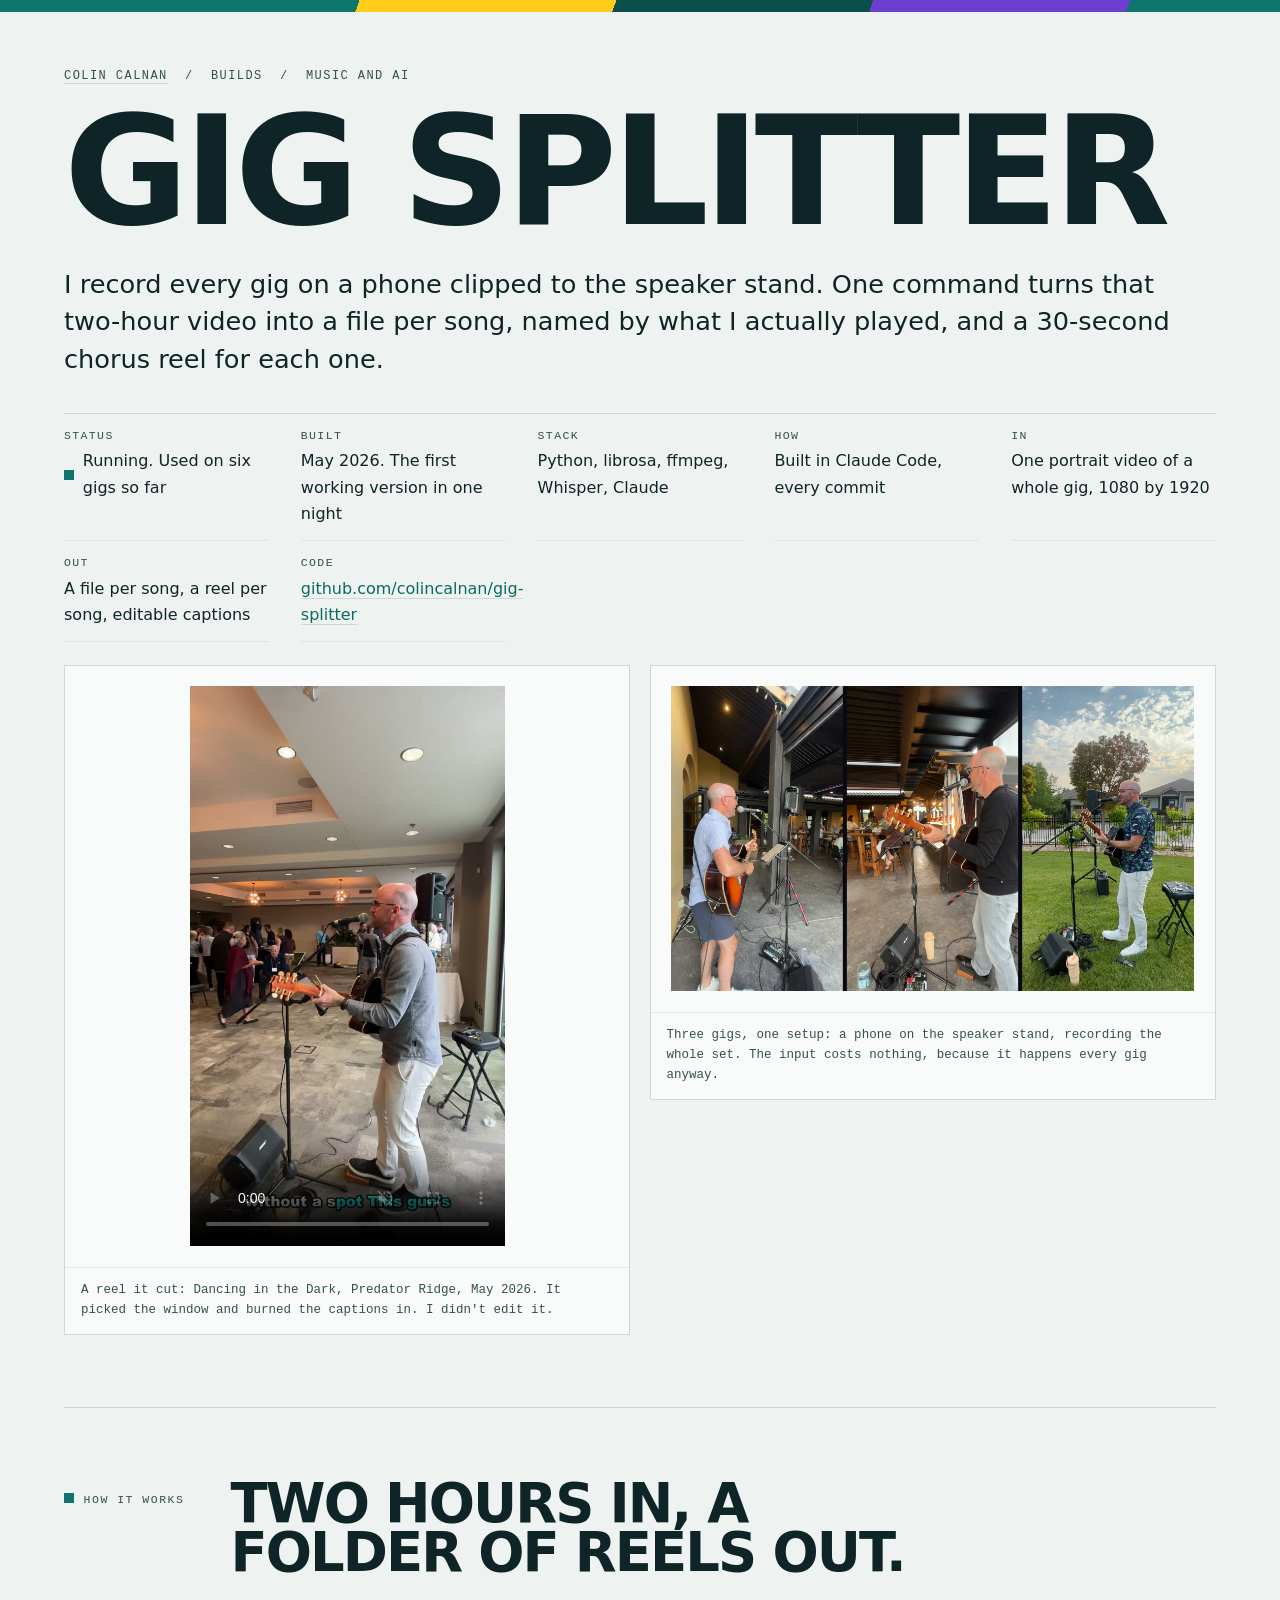
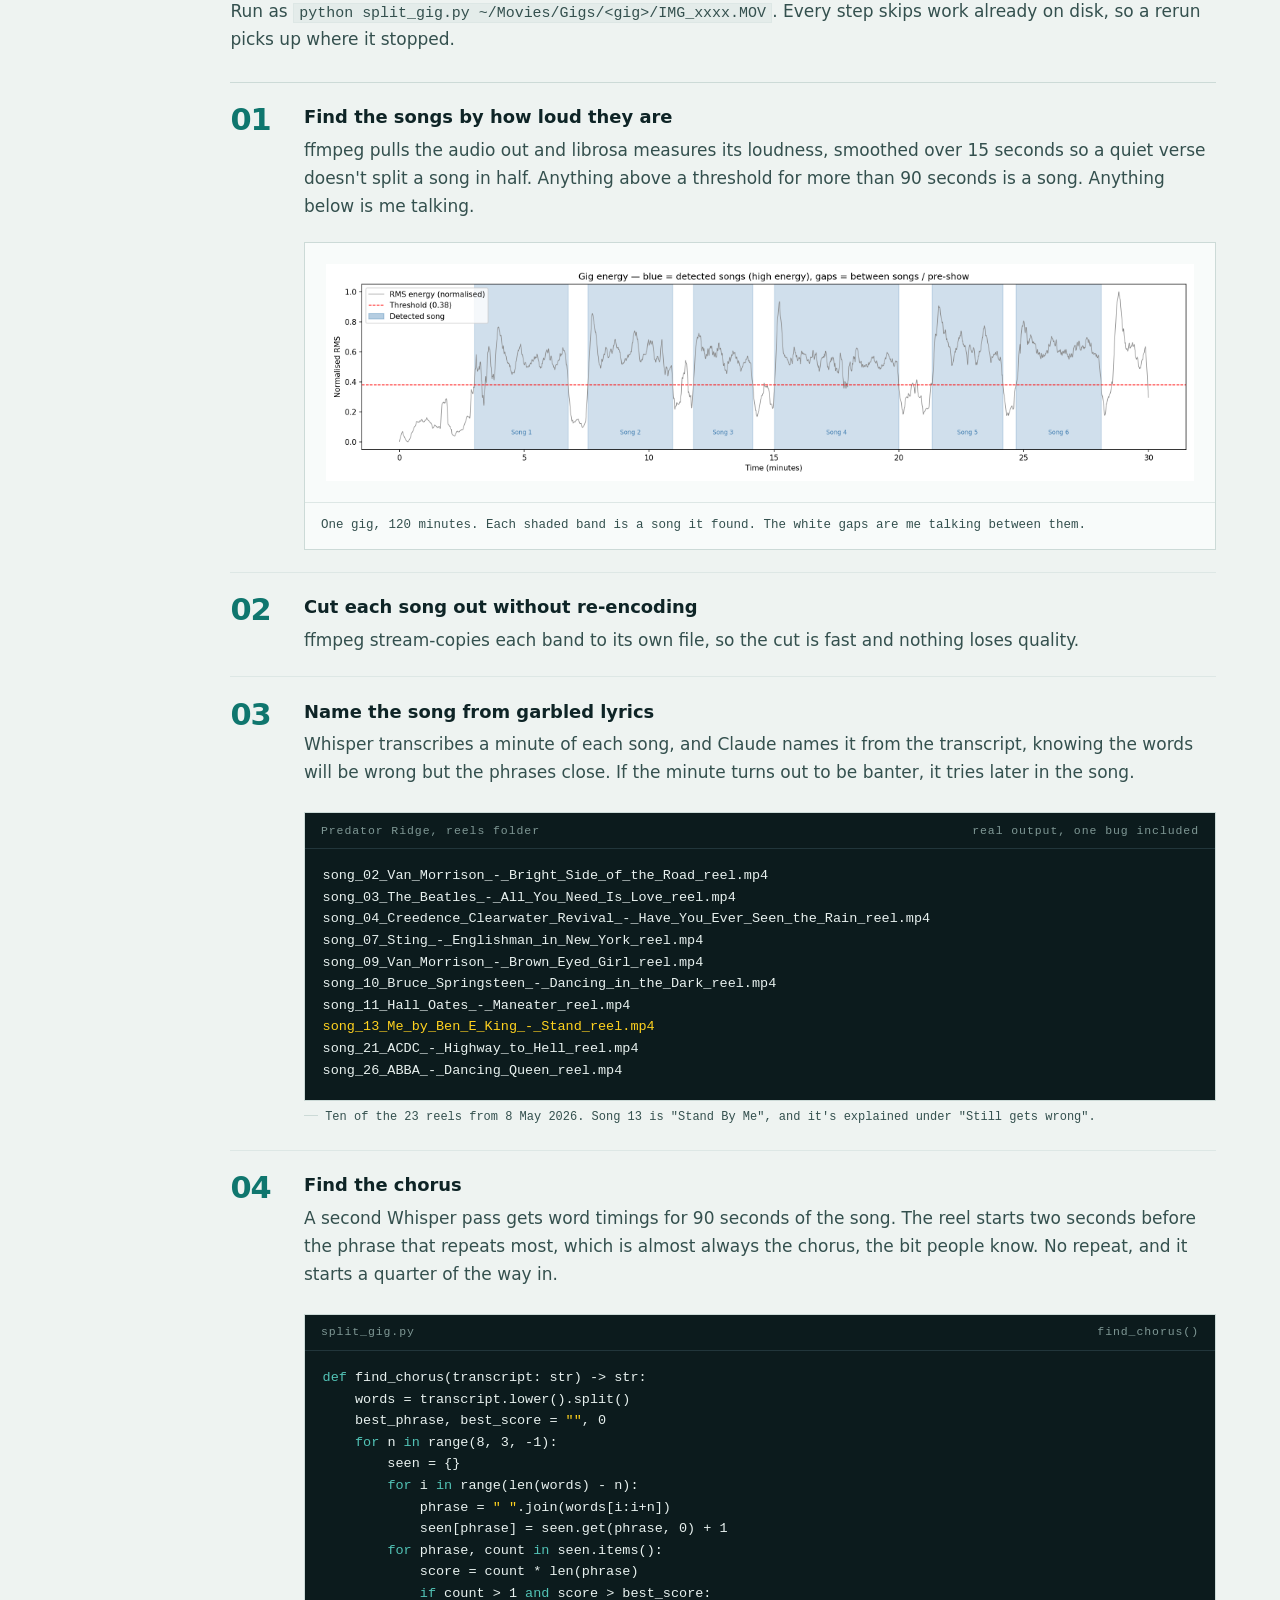
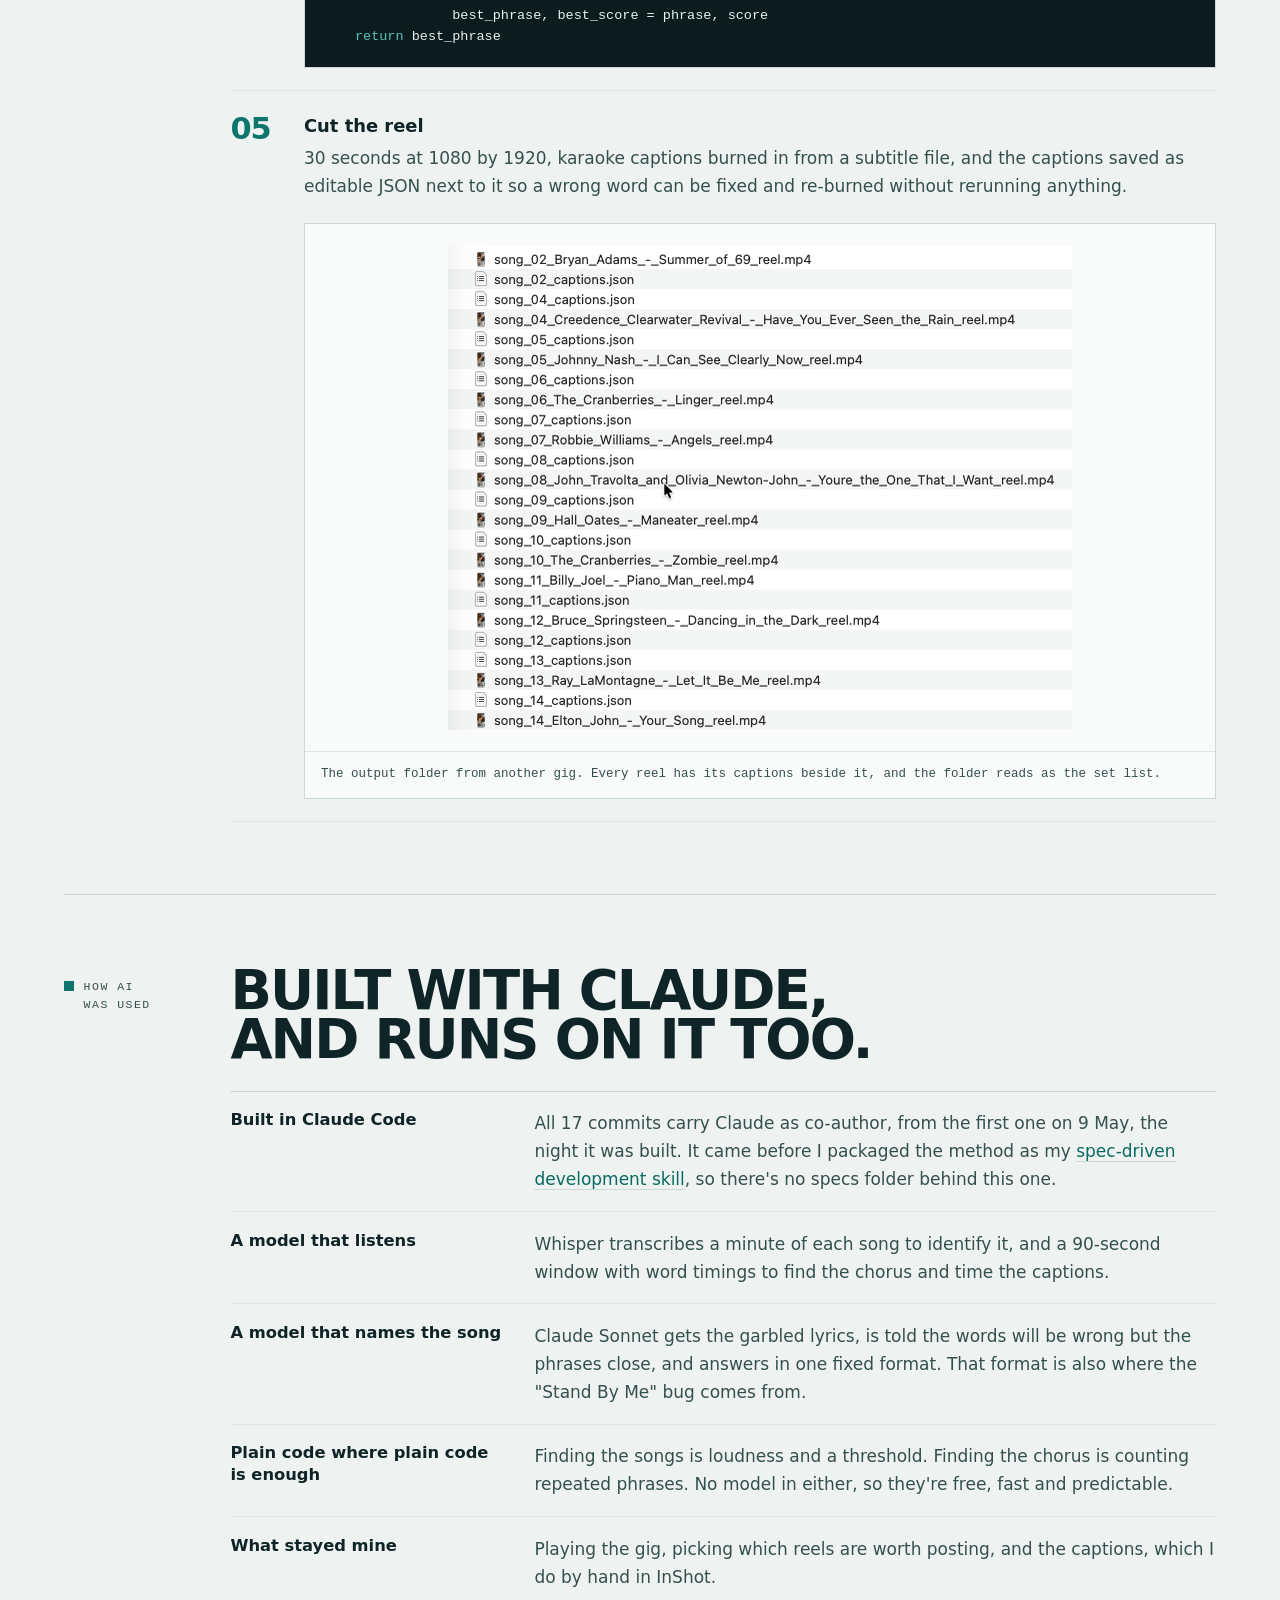
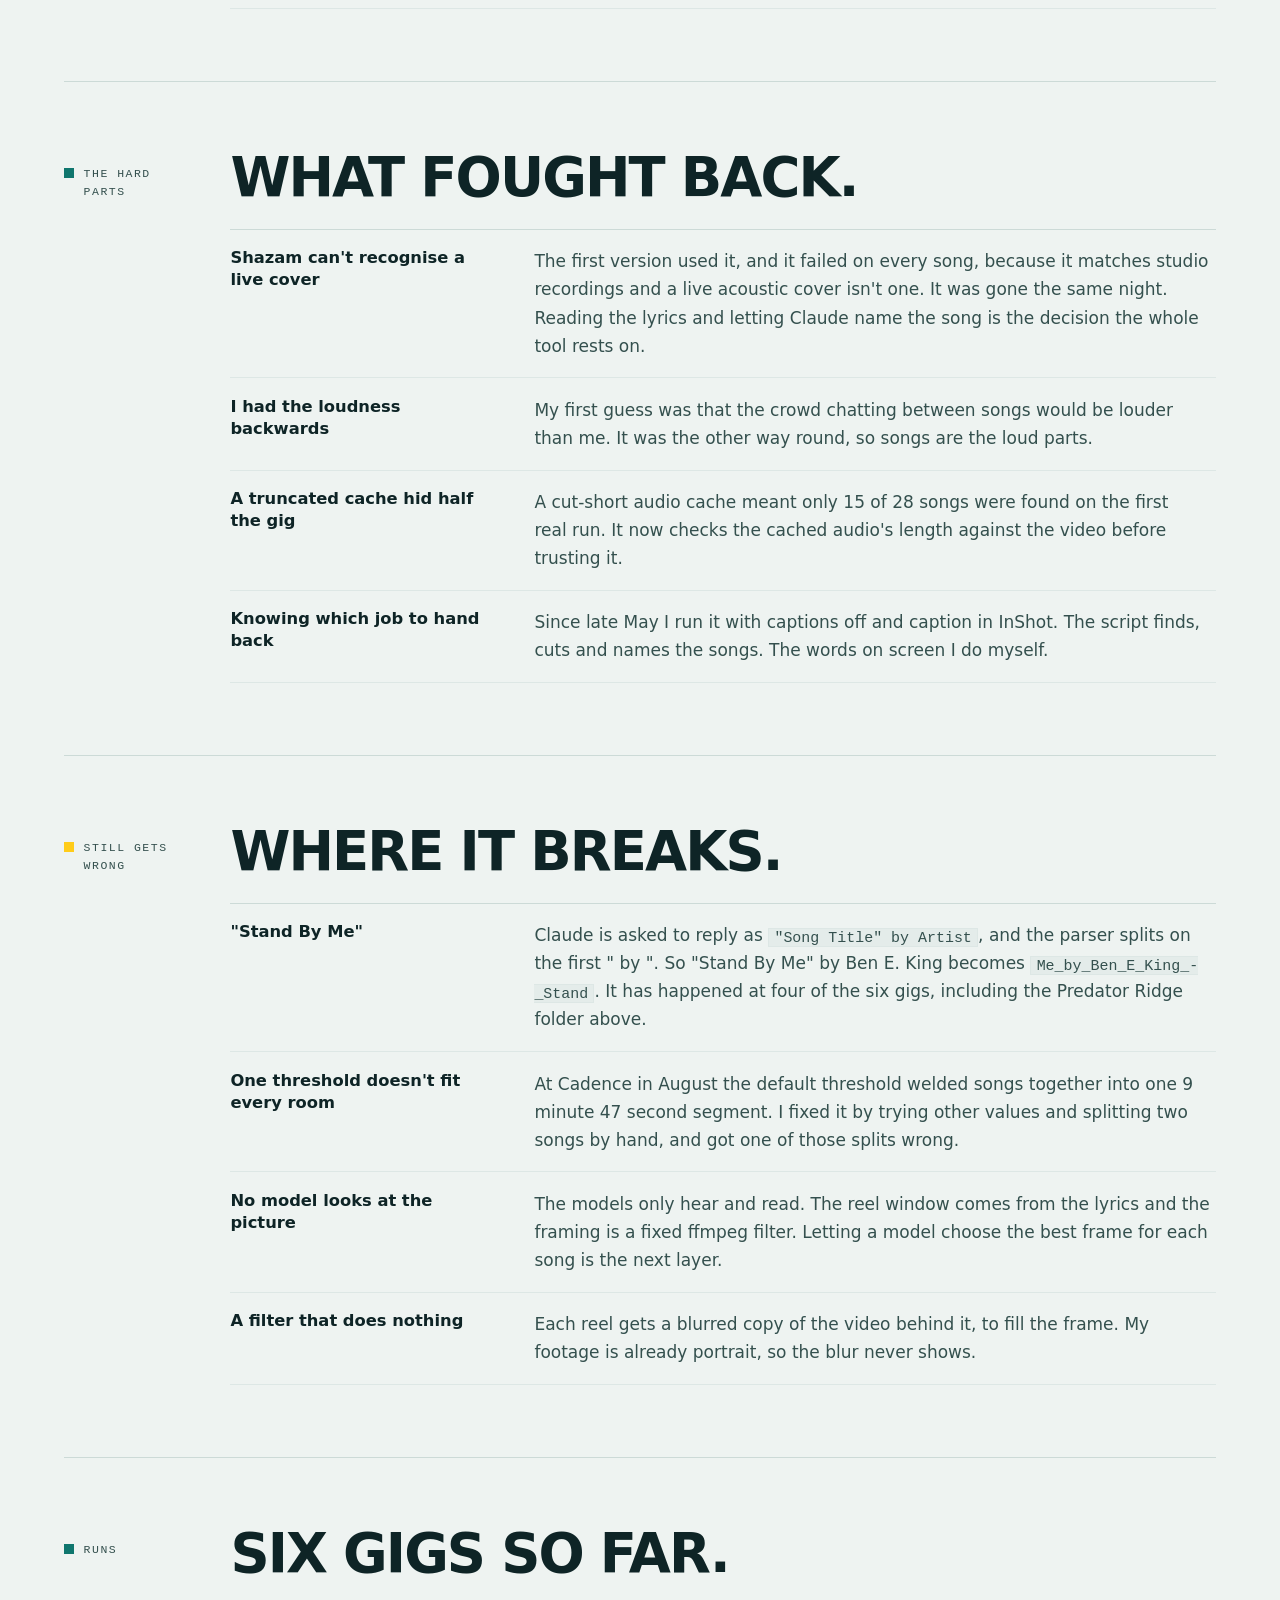
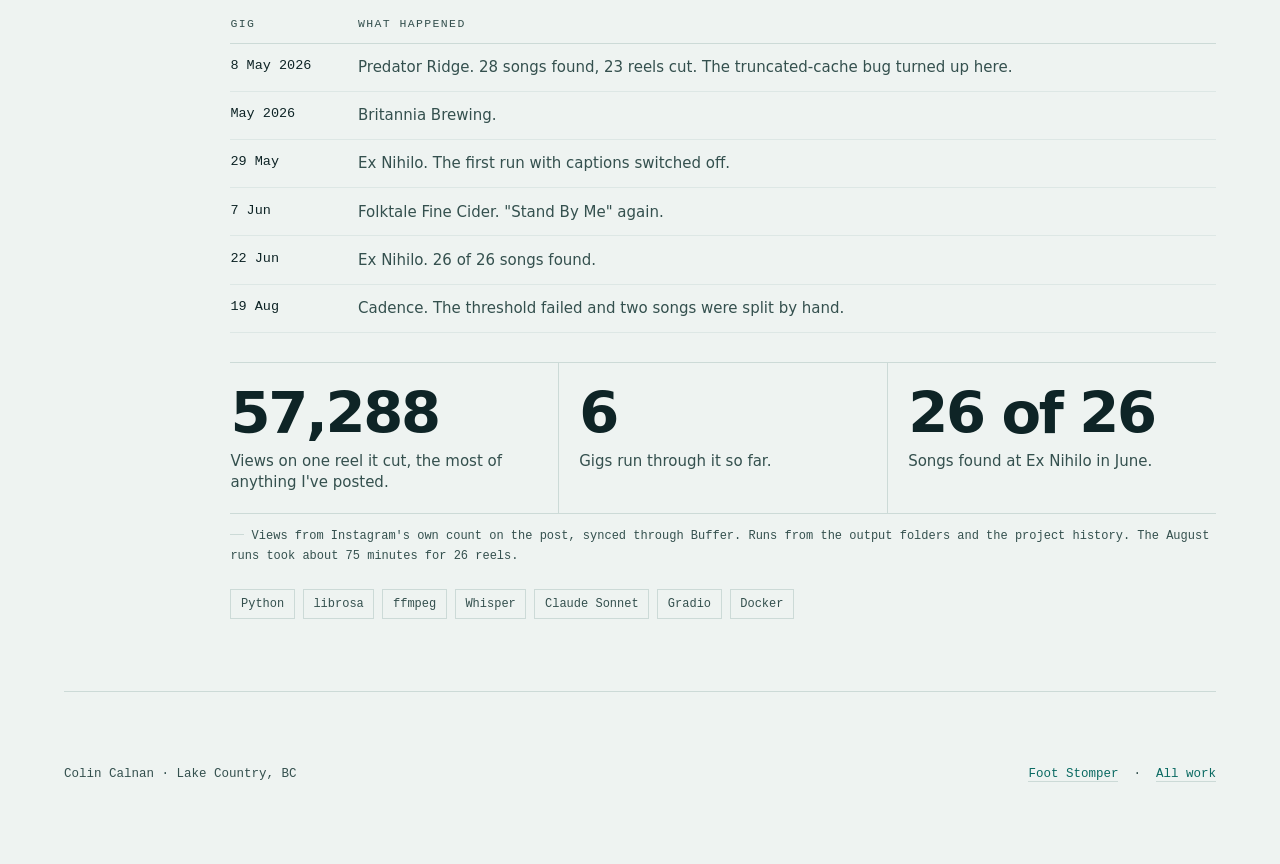
<file: builds/gig-splitter/index.html>
<!doctype html>
<html lang="en">
<head>
<meta charset="utf-8">
<meta name="viewport" content="width=device-width, initial-scale=1">
<!-- social:start (generated by scripts/portfolio/build-og-builds.mjs from og.json) -->
<title>Gig Splitter: two-hour gig videos into reels | Colin Calnan</title>
<meta name="description" content="One command turns a full gig recording into a file per song and a captioned 30-second chorus reel, named by Whisper and Claude.">
<meta property="og:site_name" content="Colin Calnan">
<meta property="og:title" content="Gig Splitter: two-hour gig videos into reels">
<meta property="og:description" content="One command turns a full gig recording into a file per song and a captioned 30-second chorus reel, named by Whisper and Claude.">
<meta property="og:type" content="article">
<meta property="og:url" content="https://colincalnan.github.io/portfolio/builds/gig-splitter/">
<meta property="og:image" content="https://colincalnan.github.io/portfolio/builds/gig-splitter/og.png">
<meta property="og:image:width" content="1200">
<meta property="og:image:height" content="630">
<meta property="og:image:alt" content="The Gig Splitter card: Colin playing guitar at Predator Ridge beside the title and a Read the build button.">
<meta name="twitter:card" content="summary_large_image">
<meta name="twitter:title" content="Gig Splitter: two-hour gig videos into reels">
<meta name="twitter:description" content="One command turns a full gig recording into a file per song and a captioned 30-second chorus reel, named by Whisper and Claude.">
<meta name="twitter:image" content="https://colincalnan.github.io/portfolio/builds/gig-splitter/og.png">
<!-- social:end -->
<link rel="stylesheet" href="../builds.css">
</head>
<body>
<div class="strip" aria-hidden="true"></div>
<main class="shell">

  <header>
    <p class="crumb"><a href="../../">Colin Calnan</a> &nbsp;/&nbsp; Builds &nbsp;/&nbsp; Music and AI</p>
    <h1 class="display">Gig Splitter</h1>
    <p class="lede">I record every gig on a phone clipped to the speaker stand. One command turns that two-hour video into a file per song, named by what I actually played, and a 30-second chorus reel for each one.</p>
    <dl class="facts">
      <div><dt>Status</dt><dd><span class="status status--live">Running. Used on six gigs so far</span></dd></div>
      <div><dt>Built</dt><dd>May 2026. The first working version in one night</dd></div>
      <div><dt>Stack</dt><dd>Python, librosa, ffmpeg, Whisper, Claude</dd></div>
      <div><dt>How</dt><dd>Built in Claude Code, every commit</dd></div>
      <div><dt>In</dt><dd>One portrait video of a whole gig, 1080 by 1920</dd></div>
      <div><dt>Out</dt><dd>A file per song, a reel per song, editable captions</dd></div>
      <div><dt>Code</dt><dd><a href="https://github.com/colincalnan/gig-splitter" rel="noopener" target="_blank">github.com/colincalnan/gig-splitter</a></dd></div>
    </dl>
  </header>

  <div class="pair">
    <figure class="plate">
      <div class="plate__frame"><video id="reel" src="media/reel-dancing-in-the-dark.mp4" poster="media/reel-poster.jpg" width="540" height="960" controls playsinline muted loop preload="metadata" aria-label="A 30 second reel of Colin playing Dancing in the Dark at Predator Ridge, cut and captioned by the script"></video></div>
      <figcaption>A reel it cut: Dancing in the Dark, Predator Ridge, May 2026. It picked the window and burned the captions in. I didn't edit it.</figcaption>
    </figure>
    <figure class="plate">
      <div class="plate__frame"><img src="../../assets/gig-reels.jpg" width="2057" height="1200" loading="lazy" alt="Three frames from cut reels, each from a different gig: a covered winery patio, a barn door open onto a vineyard, and a sunlit courtyard. Same setup every time, one phone on a stand."></div>
      <figcaption>Three gigs, one setup: a phone on the speaker stand, recording the whole set. The input costs nothing, because it happens every gig anyway.</figcaption>
    </figure>
  </div>

  <hr>

  <section class="sec" aria-labelledby="how">
    <p class="kicker">How it works</p>
    <div class="body">
      <h2 class="display" id="how">Two hours in, a folder of reels out.</h2>
      <p class="dim">Run as <code>python split_gig.py ~/Movies/Gigs/&lt;gig&gt;/IMG_xxxx.MOV</code>. Every step skips work already on disk, so a rerun picks up where it stopped.</p>
      <ol class="steps">
        <li class="step"><div>
          <h3>Find the songs by how loud they are</h3>
          <p>ffmpeg pulls the audio out and librosa measures its loudness, smoothed over 15 seconds so a quiet verse doesn't split a song in half. Anything above a threshold for more than 90 seconds is a song. Anything below is me talking.</p>
          <figure class="plate plate--wide">
            <div class="plate__frame"><img src="../../assets/gig-energy.png" width="2400" height="600" loading="lazy" alt="The energy analysis for one gig: a jagged line of loudness across 120 minutes, a red dashed threshold across the middle, and 23 shaded blue bands, one per detected song, with the quiet gaps between them left white."></div>
            <figcaption>One gig, 120 minutes. Each shaded band is a song it found. The white gaps are me talking between them.</figcaption>
          </figure>
        </div></li>
        <li class="step"><div>
          <h3>Cut each song out without re-encoding</h3>
          <p>ffmpeg stream-copies each band to its own file, so the cut is fast and nothing loses quality.</p>
        </div></li>
        <li class="step"><div>
          <h3>Name the song from garbled lyrics</h3>
          <p>Whisper transcribes a minute of each song, and Claude names it from the transcript, knowing the words will be wrong but the phrases close. If the minute turns out to be banter, it tries later in the song.</p>
          <div class="code">
            <div class="code__head"><span>Predator Ridge, reels folder</span><span>real output, one bug included</span></div>
<pre>song_02_Van_Morrison_-_Bright_Side_of_the_Road_reel.mp4
song_03_The_Beatles_-_All_You_Need_Is_Love_reel.mp4
song_04_Creedence_Clearwater_Revival_-_Have_You_Ever_Seen_the_Rain_reel.mp4
song_07_Sting_-_Englishman_in_New_York_reel.mp4
song_09_Van_Morrison_-_Brown_Eyed_Girl_reel.mp4
song_10_Bruce_Springsteen_-_Dancing_in_the_Dark_reel.mp4
song_11_Hall_Oates_-_Maneater_reel.mp4
<span class="s">song_13_Me_by_Ben_E_King_-_Stand_reel.mp4</span>
song_21_ACDC_-_Highway_to_Hell_reel.mp4
song_26_ABBA_-_Dancing_Queen_reel.mp4</pre>
          </div>
          <p class="evidence">Ten of the 23 reels from 8 May 2026. Song 13 is "Stand By Me", and it's explained under "Still gets wrong".</p>
        </div></li>
        <li class="step"><div>
          <h3>Find the chorus</h3>
          <p>A second Whisper pass gets word timings for 90 seconds of the song. The reel starts two seconds before the phrase that repeats most, which is almost always the chorus, the bit people know. No repeat, and it starts a quarter of the way in.</p>
          <div class="code">
            <div class="code__head"><span>split_gig.py</span><span>find_chorus()</span></div>
<pre><span class="k">def</span> find_chorus(transcript: str) -&gt; str:
    words = transcript.lower().split()
    best_phrase, best_score = <span class="s">""</span>, 0
    <span class="k">for</span> n <span class="k">in</span> range(8, 3, -1):
        seen = {}
        <span class="k">for</span> i <span class="k">in</span> range(len(words) - n):
            phrase = <span class="s">" "</span>.join(words[i:i+n])
            seen[phrase] = seen.get(phrase, 0) + 1
        <span class="k">for</span> phrase, count <span class="k">in</span> seen.items():
            score = count * len(phrase)
            <span class="k">if</span> count &gt; 1 <span class="k">and</span> score &gt; best_score:
                best_phrase, best_score = phrase, score
    <span class="k">return</span> best_phrase</pre>
          </div>
        </div></li>
        <li class="step"><div>
          <h3>Cut the reel</h3>
          <p>30 seconds at 1080 by 1920, karaoke captions burned in from a subtitle file, and the captions saved as editable JSON next to it so a wrong word can be fixed and re-burned without rerunning anything.</p>
          <figure class="plate">
            <div class="plate__frame"><img src="../../assets/gig-files.png" width="624" height="486" loading="lazy" alt="A folder listing of the output: song_02_Bryan_Adams_-_Summer_of_69_reel.mp4, song_04_Creedence_Clearwater_Revival_-_Have_You_Ever_Seen_the_Rain_reel.mp4 and so on, each mp4 paired with its own captions json file."></div>
            <figcaption>The output folder from another gig. Every reel has its captions beside it, and the folder reads as the set list.</figcaption>
          </figure>
        </div></li>
      </ol>
    </div>
  </section>

  <hr>

  <section class="sec" aria-labelledby="ai">
    <p class="kicker">How AI was used</p>
    <div class="body">
      <h2 class="display" id="ai">Built with Claude, and runs on it too.</h2>
      <ul class="items">
        <li><h3>Built in Claude Code</h3><p>All 17 commits carry Claude as co-author, from the first one on 9 May, the night it was built. It came before I packaged the method as my <a href="https://github.com/colincalnan/sdd" rel="noopener" target="_blank">spec-driven development skill</a>, so there's no specs folder behind this one.</p></li>
        <li><h3>A model that listens</h3><p>Whisper transcribes a minute of each song to identify it, and a 90-second window with word timings to find the chorus and time the captions.</p></li>
        <li><h3>A model that names the song</h3><p>Claude Sonnet gets the garbled lyrics, is told the words will be wrong but the phrases close, and answers in one fixed format. That format is also where the "Stand By Me" bug comes from.</p></li>
        <li><h3>Plain code where plain code is enough</h3><p>Finding the songs is loudness and a threshold. Finding the chorus is counting repeated phrases. No model in either, so they're free, fast and predictable.</p></li>
        <li><h3>What stayed mine</h3><p>Playing the gig, picking which reels are worth posting, and the captions, which I do by hand in InShot.</p></li>
      </ul>
    </div>
  </section>

  <hr>

  <section class="sec" aria-labelledby="hard">
    <p class="kicker">The hard parts</p>
    <div class="body">
      <h2 class="display" id="hard">What fought back.</h2>
      <ul class="items">
        <li><h3>Shazam can't recognise a live cover</h3><p>The first version used it, and it failed on every song, because it matches studio recordings and a live acoustic cover isn't one. It was gone the same night. Reading the lyrics and letting Claude name the song is the decision the whole tool rests on.</p></li>
        <li><h3>I had the loudness backwards</h3><p>My first guess was that the crowd chatting between songs would be louder than me. It was the other way round, so songs are the loud parts.</p></li>
        <li><h3>A truncated cache hid half the gig</h3><p>A cut-short audio cache meant only 15 of 28 songs were found on the first real run. It now checks the cached audio's length against the video before trusting it.</p></li>
        <li><h3>Knowing which job to hand back</h3><p>Since late May I run it with captions off and caption in InShot. The script finds, cuts and names the songs. The words on screen I do myself.</p></li>
      </ul>
    </div>
  </section>

  <hr>

  <section class="sec sec--warm" aria-labelledby="wrong">
    <p class="kicker">Still gets wrong</p>
    <div class="body">
      <h2 class="display" id="wrong">Where it breaks.</h2>
      <ul class="items">
        <li><h3>"Stand By Me"</h3><p>Claude is asked to reply as <code>"Song Title" by Artist</code>, and the parser splits on the first " by ". So "Stand By Me" by Ben E. King becomes <code>Me_by_Ben_E_King_-_Stand</code>. It has happened at four of the six gigs, including the Predator Ridge folder above.</p></li>
        <li><h3>One threshold doesn't fit every room</h3><p>At Cadence in August the default threshold welded songs together into one 9 minute 47 second segment. I fixed it by trying other values and splitting two songs by hand, and got one of those splits wrong.</p></li>
        <li><h3>No model looks at the picture</h3><p>The models only hear and read. The reel window comes from the lyrics and the framing is a fixed ffmpeg filter. Letting a model choose the best frame for each song is the next layer.</p></li>
        <li><h3>A filter that does nothing</h3><p>Each reel gets a blurred copy of the video behind it, to fill the frame. My footage is already portrait, so the blur never shows.</p></li>
      </ul>
    </div>
  </section>

  <hr>

  <section class="sec" aria-labelledby="runs">
    <p class="kicker">Runs</p>
    <div class="body">
      <h2 class="display" id="runs">Six gigs so far.</h2>
      <div class="table-wrap">
        <table>
          <thead><tr><th scope="col">Gig</th><th scope="col">What happened</th></tr></thead>
          <tbody>
            <tr><td>8 May 2026</td><td>Predator Ridge. 28 songs found, 23 reels cut. The truncated-cache bug turned up here.</td></tr>
            <tr><td>May 2026</td><td>Britannia Brewing.</td></tr>
            <tr><td>29 May</td><td>Ex Nihilo. The first run with captions switched off.</td></tr>
            <tr><td>7 Jun</td><td>Folktale Fine Cider. "Stand By Me" again.</td></tr>
            <tr><td>22 Jun</td><td>Ex Nihilo. 26 of 26 songs found.</td></tr>
            <tr><td>19 Aug</td><td>Cadence. The threshold failed and two songs were split by hand.</td></tr>
          </tbody>
        </table>
      </div>
      <div class="stats">
        <div class="stat"><b>57,288</b><span>Views on one reel it cut, the most of anything I've posted.</span></div>
        <div class="stat"><b>6</b><span>Gigs run through it so far.</span></div>
        <div class="stat"><b>26 of 26</b><span>Songs found at Ex Nihilo in June.</span></div>
      </div>
      <p class="evidence">Views from Instagram's own count on the post, synced through Buffer. Runs from the output folders and the project history. The August runs took about 75 minutes for 26 reels.</p>
      <ul class="chips"><li>Python</li><li>librosa</li><li>ffmpeg</li><li>Whisper</li><li>Claude Sonnet</li><li>Gradio</li><li>Docker</li></ul>
    </div>
  </section>

  <hr>

  <footer class="foot">
    <span>Colin Calnan &middot; Lake Country, BC</span>
    <span><a href="../foot-stomper/">Foot Stomper</a> &nbsp;&middot;&nbsp; <a href="../../">All work</a></span>
  </footer>

</main>
<script>
(function () {
  var v = document.getElementById("reel");
  if (!v || !window.matchMedia) return;
  if (window.matchMedia("(prefers-reduced-motion: no-preference)").matches) {
    var p = v.play();
    if (p && p.catch) p.catch(function () {});
  }
})();
</script>
</body>
</html>
</file>
<file: builds/builds.css>
/* Build pages
   Bold Talks structure (Ground) in a teal palette: cool mineral ground and
   deep teal ink in light, deep teal ground in dark, with Bold Talks signal
   yellow and violet as the accents. Follows the reader's system setting.
   (Moved off the loops-tutorial cream and amber on 2026-09-10, because that
   pair read as Anthropic's default look.)

   Deliberate divergence from Ground's measure rule, Colin's call on
   2026-09-10: no max-width on paragraphs or any running text. Text runs the
   full width of its column. */

:root {
  --ground: #EEF3F1;
  --ground-2: #F8FBFA;
  --surface: #E4ECEA;
  --rule: #CCDAD7;
  --rule-soft: #DDE7E5;
  --ink: #0E2426;
  --ink-2: #34504E;
  --muted: #4A6361;
  --signal: #FFCC1A;      /* Bold Talks yellow. Fills and marks only on this ground, never text */
  --on-signal: #0E2426;
  --accent-ink: #0A6A62;  /* links and small emphasis, 5.8:1 on --ground */
  --teal: #0F766E;
  --teal-fill: #0F766E;
  --focus: #0E2426;
  --code-bg: #0C1B1D;
  --code-text: #E8F1EF;
  --code-dim: #7F9895;
  --code-accent: #FFD21F;
  --code-teal: #52C3B6;
  --chart-a: #008A7C;     /* gestures. Pair validated against --ground: CVD and contrast pass */
  --chart-b: #6D3FD1;     /* shuffle, Bold Talks violet */
  --blocks: linear-gradient(110deg,
    #0F766E 0%, #0F766E 28%, #FFCC1A 28%, #FFCC1A 48%,
    #0B4F4A 48%, #0B4F4A 68%, #6D3FD1 68%, #6D3FD1 88%, #0F766E 88%);

  --display: "Helvetica Neue", "Arial Narrow", Inter, system-ui, sans-serif;
  --body: Inter, system-ui, -apple-system, "Segoe UI", sans-serif;
  --mono: "SF Mono", "JetBrains Mono", Menlo, ui-monospace, monospace;
  --gutter: clamp(1.25rem, 5vw, 5.5rem);
  --rail: 128px;
}

@media (prefers-color-scheme: dark) {
  :root {
    --ground: #0A1A1C;
    --ground-2: #0F2426;
    --surface: #143033;
    --rule: #22444A;
    --rule-soft: #1A363B;
    --ink: #E8F1EF;
    --ink-2: #B9CDCA;
    --muted: #95ABA8;
    --signal: #FFD21F;
    --accent-ink: #FFD21F;
    --teal: #3FC1B0;
    --teal-fill: #2FA396;
    --focus: #FFD21F;
    --code-bg: #071315;
    --chart-a: #2FA396;
    --chart-b: #9F7BF0;
    --blocks: linear-gradient(110deg,
      #3FC1B0 0%, #3FC1B0 28%, #FFD21F 28%, #FFD21F 48%,
      #1C7F74 48%, #1C7F74 68%, #9F7BF0 68%, #9F7BF0 88%, #3FC1B0 88%);
  }
}

*, *::before, *::after { box-sizing: border-box; }
html { -webkit-text-size-adjust: 100%; }
body {
  margin: 0;
  background: var(--ground);
  color: var(--ink);
  font: 400 17px/1.65 var(--body);
  -webkit-font-smoothing: antialiased;
}
img, video { display: block; max-width: 100%; height: auto; }
a { color: var(--accent-ink); text-decoration: none; border-bottom: 1px solid var(--rule); }
a:hover { border-bottom-color: var(--accent-ink); }
:focus-visible { outline: 2px solid var(--focus); outline-offset: 3px; }
::selection { background: var(--signal); color: var(--on-signal); }

.strip { height: 12px; background: var(--blocks); }

.shell { max-width: 1280px; margin: 0 auto; padding-inline: var(--gutter); padding-block: clamp(2rem, 5vw, 3.5rem) 5rem; }

.crumb { font: 500 12px/1.4 var(--mono); letter-spacing: 0.12em; text-transform: uppercase; color: var(--ink-2); margin: 0; }
.crumb a { color: var(--ink-2); }

/* ---- type ---- */
.display {
  font-family: var(--display);
  font-weight: 800;
  text-transform: uppercase;
  letter-spacing: -0.035em;
  line-height: 0.9;
  text-wrap: balance;
  margin: 0;
}
h1.display { font-size: clamp(3.4rem, 12vw, 9.5rem); margin-top: 1.2rem; }
h2.display { font-size: clamp(1.9rem, 4.4vw, 3.4rem); }
h3 { font: 700 1.12rem/1.35 var(--body); margin: 0; }

.lede { font-size: clamp(1.2rem, 2.1vw, 1.6rem); line-height: 1.45; color: var(--ink); margin: 1.6rem 0 0; text-wrap: pretty; }
p { margin: 1rem 0 0; text-wrap: pretty; }
.body > p:first-child, .body > h3:first-child { margin-top: 0; }
.dim { color: var(--ink-2); }
b, strong { font-weight: 700; }

.kicker { font: 500 11.5px/1.5 var(--mono); letter-spacing: 0.13em; text-transform: uppercase; color: var(--ink-2); margin: 0; }

.evidence { font: 400 12px/1.65 var(--mono); color: var(--ink-2); margin: 0.8rem 0 0; }
.evidence::before { content: ""; display: inline-block; width: 14px; border-top: 1px solid var(--rule); vertical-align: 0.35em; margin-right: 0.6em; }

/* ---- facts under the title ---- */
.facts { display: grid; grid-template-columns: repeat(auto-fit, minmax(190px, 1fr)); gap: 0 2rem; margin: 2.2rem 0 0; border-top: 1px solid var(--rule); }
.facts div { padding: 0.8rem 0; border-bottom: 1px solid var(--rule-soft); }
.facts dt { font: 500 11.5px/1.6 var(--mono); letter-spacing: 0.12em; text-transform: uppercase; color: var(--ink-2); }
.facts dd { margin: 0.2rem 0 0; font-size: 16px; }
.status { display: inline-flex; align-items: center; gap: 0.55rem; }
.status::before { content: ""; width: 10px; height: 10px; background: var(--signal); flex: none; }
.status--live::before { background: var(--teal-fill); }

/* ---- the rail ---- */
.sec { display: grid; grid-template-columns: var(--rail) minmax(0, 1fr); gap: 0 clamp(1rem, 3vw, 2.5rem); align-items: start; }
.sec > .kicker { padding-top: 0.7rem; display: flex; gap: 0.6rem; align-items: flex-start; }
.sec > .kicker::before { content: ""; width: 10px; height: 10px; margin-top: 0.15rem; flex: none; background: var(--teal-fill); }
.sec--warm > .kicker::before { background: var(--signal); }
@media (max-width: 760px) { .sec { grid-template-columns: 1fr; gap: 0.8rem; } }
.body { min-width: 0; }
.body > h2 + p, .body > h2 + .lede { margin-top: 1.2rem; }

hr { border: 0; border-top: 1px solid var(--rule); margin: clamp(3rem, 8vh, 5rem) 0; }

/* ---- stats ---- */
.stats { display: grid; grid-template-columns: repeat(auto-fit, minmax(200px, 1fr)); gap: 1px; background: var(--rule); border-block: 1px solid var(--rule); margin-top: 1.8rem; }
.stat { background: var(--ground); padding: 1.4rem 1.25rem 1.2rem 0; }
.stat + .stat { padding-left: 1.25rem; }
@media (max-width: 760px) { .stat + .stat { padding-left: 0; } }
.stat b { display: block; font: 800 clamp(2.2rem, 4.6vw, 3.6rem)/1 var(--display); letter-spacing: -0.04em; font-variant-numeric: tabular-nums; }
.stat span { display: block; margin-top: 0.5rem; color: var(--ink-2); font-size: 15px; line-height: 1.45; }

/* ---- the sequence ---- */
.steps { list-style: none; counter-reset: step; margin: 1.8rem 0 0; padding: 0; border-top: 1px solid var(--rule); }
.step { counter-increment: step; display: grid; grid-template-columns: 3.4rem minmax(0, 1fr); gap: 0 1.2rem; padding: 1.4rem 0; border-bottom: 1px solid var(--rule-soft); }
.step::before { content: counter(step, decimal-leading-zero); font: 800 1.9rem/1 var(--display); letter-spacing: -0.03em; color: var(--teal); font-variant-numeric: tabular-nums; }
.step p { color: var(--ink-2); margin-top: 0.4rem; }
.step code, p code, li code, td code { font: 400 0.88em/1.4 var(--mono); background: var(--surface); border: 1px solid var(--rule-soft); padding: 0.05em 0.35em; }

/* ---- plates: every image and video sits in one ---- */
.plate { margin: 1.4rem 0 0; border: 1px solid var(--rule); background: var(--ground-2); }
.plate__frame { display: grid; place-items: center; padding: clamp(0.7rem, 2vw, 1.3rem); }
.plate__frame img, .plate__frame video { width: auto; max-height: 560px; }
.plate--wide .plate__frame img { width: 100%; max-height: none; }
.plate figcaption { border-top: 1px solid var(--rule-soft); padding: 0.75rem 1rem 0.85rem; font: 400 12.5px/1.6 var(--mono); color: var(--ink-2); }
.pair { display: grid; grid-template-columns: repeat(auto-fit, minmax(260px, 1fr)); gap: 1.2rem; align-items: start; }
.pair .plate { margin-top: 1.4rem; }

/* ---- lists of decisions and gaps ---- */
.items { list-style: none; margin: 1.6rem 0 0; padding: 0; border-top: 1px solid var(--rule); }
.items li { display: grid; grid-template-columns: minmax(0, 17rem) minmax(0, 1fr); gap: 0.3rem 2rem; padding: 1.1rem 0; border-bottom: 1px solid var(--rule-soft); }
.items h3 { font-size: 1.02rem; }
.items p { margin: 0; color: var(--ink-2); }
@media (max-width: 760px) { .items li { grid-template-columns: 1fr; } }

/* ---- tables ---- */
.table-wrap { overflow-x: auto; margin-top: 1.6rem; }
table { width: 100%; border-collapse: collapse; font-size: 15px; min-width: 520px; }
th, td { text-align: left; padding: 0.7rem 1.2rem 0.7rem 0; border-bottom: 1px solid var(--rule-soft); vertical-align: top; }
th { font: 500 11.5px/1.4 var(--mono); letter-spacing: 0.12em; text-transform: uppercase; color: var(--ink-2); border-bottom-color: var(--rule); }
td { color: var(--ink-2); }
td:first-child { color: var(--ink); font-family: var(--mono); font-size: 13.5px; white-space: nowrap; font-variant-numeric: tabular-nums; }
.num { font-family: var(--mono); font-variant-numeric: tabular-nums; text-align: right; }

/* ---- code ---- */
.code { margin: 1.6rem 0 0; background: var(--code-bg); color: var(--code-text); border: 1px solid var(--rule); overflow-x: auto; }
.code__head { display: flex; justify-content: space-between; gap: 1rem; padding: 0.6rem 1rem; border-bottom: 1px solid #22363B; font: 500 11.5px/1.4 var(--mono); letter-spacing: 0.08em; color: var(--code-dim); }
.code pre { margin: 0; padding: 1rem 1.1rem 1.2rem; font: 400 13.5px/1.6 var(--mono); tab-size: 4; }
.code .c { color: var(--code-dim); }
.code .k { color: var(--code-teal); }
.code .s { color: var(--code-accent); }

/* ---- chart ---- */
.chart { margin-top: 1.6rem; border: 1px solid var(--rule); background: var(--ground-2); padding: 1rem 1rem 0.6rem; overflow-x: auto; }
.chart svg { display: block; width: 100%; min-width: 560px; height: auto; }
.chart .axis { stroke: var(--rule); stroke-width: 1; }
.chart .grid { stroke: var(--rule-soft); stroke-width: 1; }
.chart .tick { fill: var(--ink-2); font: 400 12px var(--mono); }
.chart .row { fill: var(--ink); font: 600 14px var(--body); }
.chart .rowsub { fill: var(--ink-2); font: 400 12px var(--mono); }
.chart .thr { stroke: var(--ink); stroke-width: 2; stroke-dasharray: 5 4; }
.chart .thrlabel { fill: var(--ink); font: 600 12px var(--mono); }
.chart .dot-a { fill: var(--chart-a); stroke: var(--ground-2); stroke-width: 2; }
.chart .dot-b { fill: var(--chart-b); stroke: var(--ground-2); stroke-width: 2; }
.chart .dot-a:hover, .chart .dot-b:hover { stroke: var(--ink); }
.legend { display: flex; flex-wrap: wrap; gap: 1.4rem; padding: 0.7rem 0 0.3rem; font: 400 12.5px/1.4 var(--mono); color: var(--ink-2); }
.legend span::before { content: ""; display: inline-block; width: 10px; height: 10px; border-radius: 50%; margin-right: 0.5em; vertical-align: -0.05em; background: var(--chart-a); }
.legend span.b::before { background: var(--chart-b); }
details.numbers { margin-top: 0.8rem; }
details.numbers summary { cursor: pointer; font: 500 12.5px/1.6 var(--mono); color: var(--accent-ink); }

/* ---- video embeds: 16:9, full width of the plate ---- */
.embed { position: relative; width: 100%; aspect-ratio: 16 / 9; background: var(--code-bg); }
.embed iframe { position: absolute; inset: 0; width: 100%; height: 100%; border: 0; }
.plate--wide .plate__frame { display: block; }

/* ---- swatches (the design system page) ---- */
.swatches { display: grid; grid-template-columns: repeat(auto-fit, minmax(150px, 1fr)); gap: 1px; background: var(--rule); border: 1px solid var(--rule); margin-top: 1rem; }
.sw { background: var(--ground-2); display: flex; flex-direction: column; }
.sw i { display: block; height: 72px; border-bottom: 1px solid var(--rule-soft); }
.sw span { display: block; padding: 0.6rem 0.75rem 0.7rem; font: 400 12px/1.5 var(--mono); color: var(--ink-2); }
.sw span b { display: block; color: var(--ink); font-weight: 600; }
.body > h3 { margin-top: 0; }

/* ---- footer ---- */
.foot { display: flex; flex-wrap: wrap; justify-content: space-between; gap: 1rem; font: 400 12.5px/1.6 var(--mono); color: var(--ink-2); }
.chips { display: flex; flex-wrap: wrap; gap: 0.5rem; list-style: none; margin: 1.4rem 0 0; padding: 0; }
.chips li { font: 400 12px/1 var(--mono); color: var(--ink-2); border: 1px solid var(--rule); padding: 0.5rem 0.6rem; }

@media (prefers-reduced-motion: no-preference) {
  a { transition: border-color 0.15s ease; }
}
</file>
